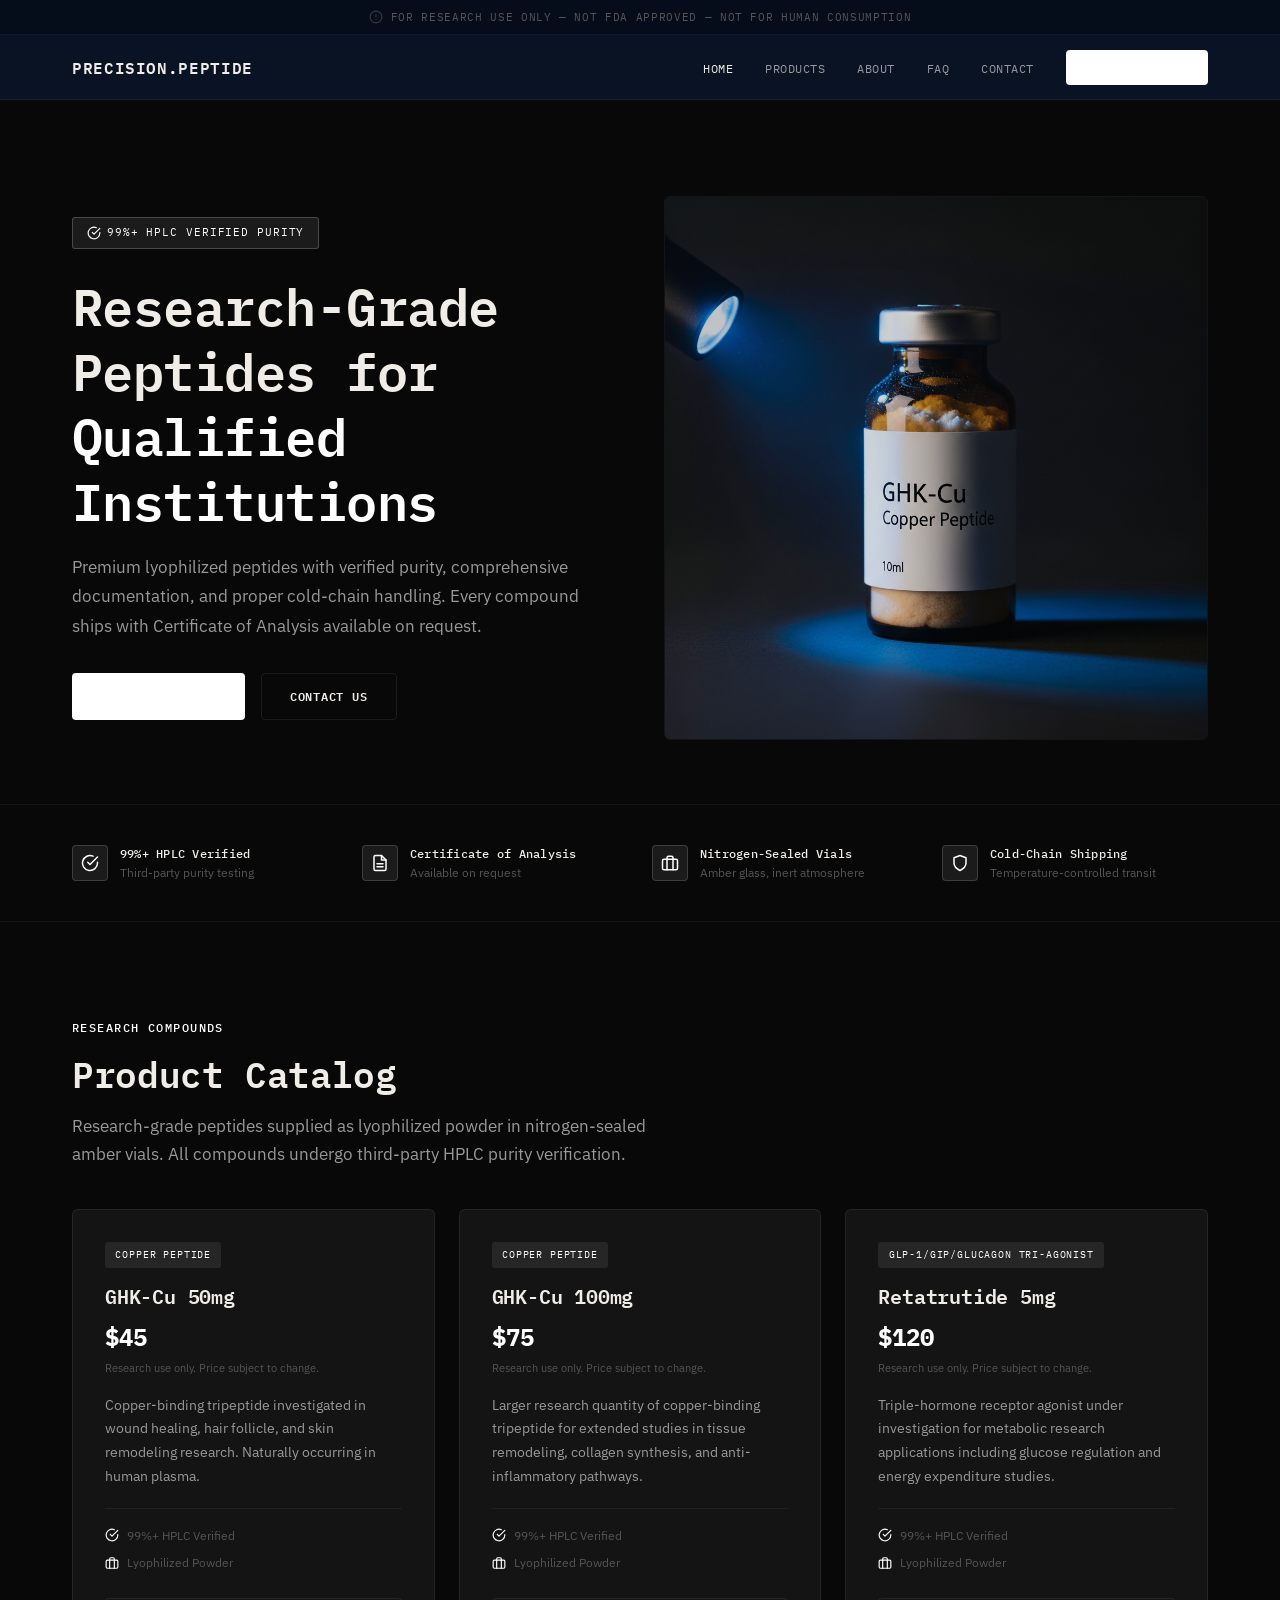
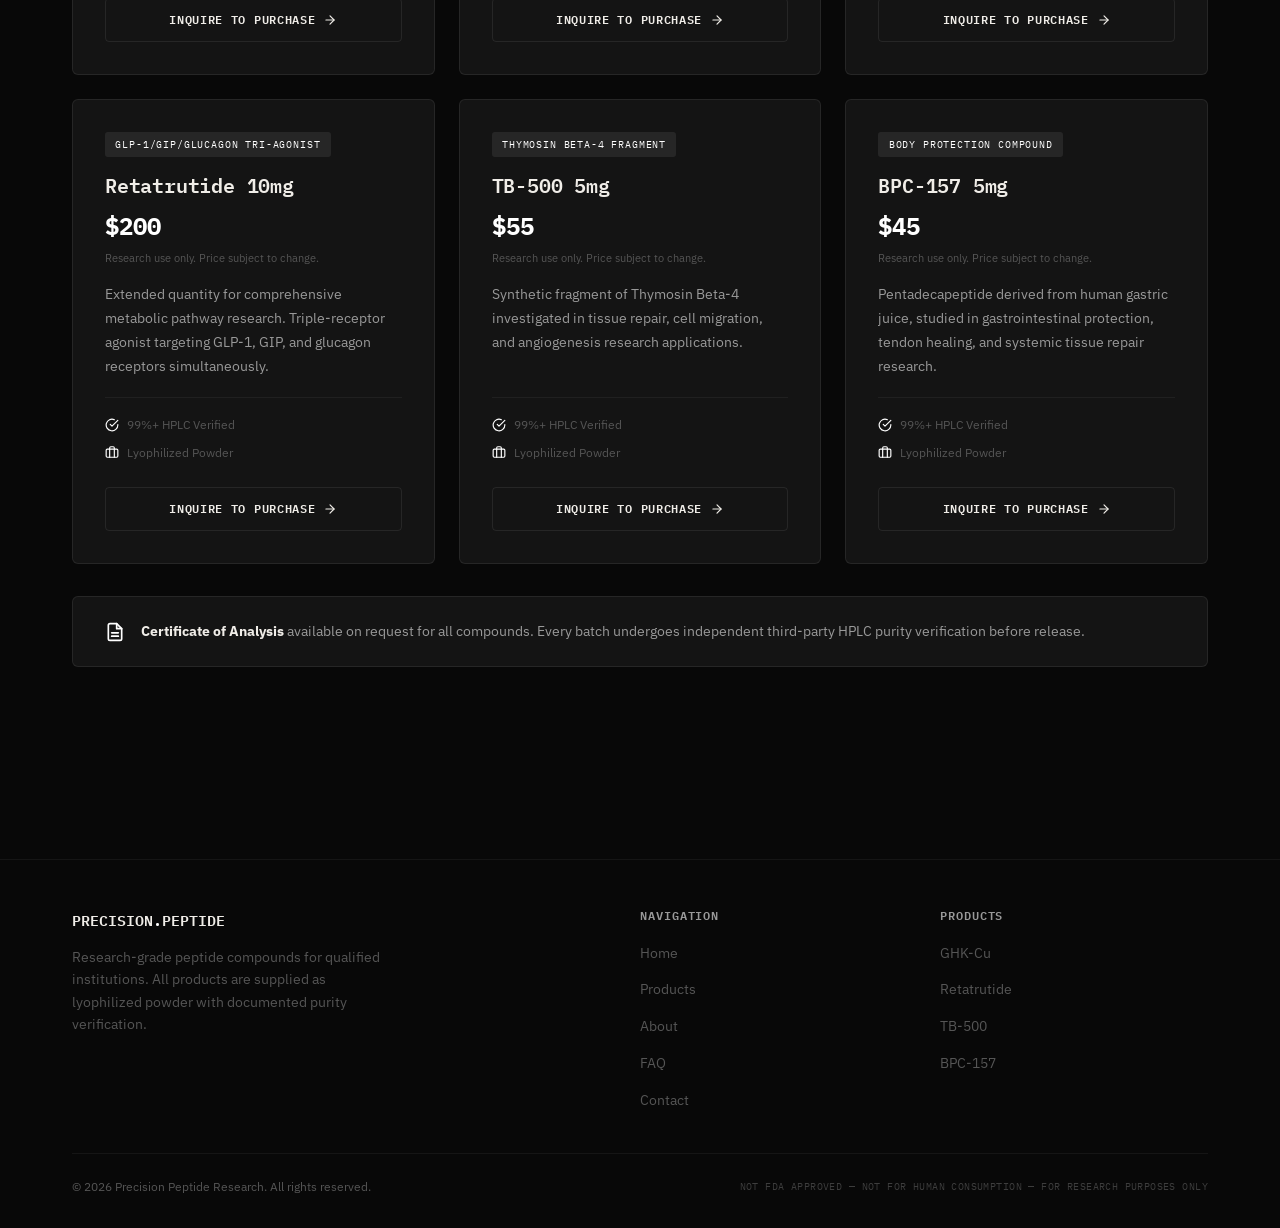
<file: index.html>
<!DOCTYPE html>
<html lang="en">
<head>
  <meta charset="UTF-8">
  <meta name="viewport" content="width=device-width, initial-scale=1.0">
  <title>Precision Peptide Research | Premium Research-Grade Peptides</title>
  <meta name="description" content="Premium research-grade peptides with 99%+ HPLC verified purity. GHK-Cu, Retatrutide, TB-500, BPC-157 for qualified research institutions. Certificate of Analysis available.">
  <meta property="og:title" content="Precision Peptide Research | Premium Research-Grade Peptides">
  <meta property="og:description" content="Premium research-grade peptides with 99%+ HPLC verified purity. For qualified research institutions only.">
  <meta property="og:type" content="website">
  <meta property="og:url" content="https://oh-ashen-one.github.io/peptide-research/">
  <meta property="og:image" content="https://oh-ashen-one.github.io/peptide-research/assets/products/ghkcu.jpg">
  <link rel="canonical" href="https://oh-ashen-one.github.io/peptide-research/">
  <link rel="preconnect" href="https://fonts.googleapis.com">
  <link rel="preconnect" href="https://fonts.gstatic.com" crossorigin>
  <link href="https://fonts.googleapis.com/css2?family=IBM+Plex+Mono:wght@400;500;600;700&family=IBM+Plex+Sans:wght@400;500;600&display=swap" rel="stylesheet">
  <link rel="stylesheet" href="assets/css/style.css">
  <script type="application/ld+json">
  {
    "@context": "https://schema.org",
    "@type": "LocalBusiness",
    "name": "Precision Peptide Research",
    "description": "Premium research-grade peptide supplier with 99%+ HPLC verified purity standards.",
    "url": "https://oh-ashen-one.github.io/peptide-research/",
    "image": "https://oh-ashen-one.github.io/peptide-research/assets/products/ghkcu.jpg",
    "priceRange": "$45-$200",
    "knowsAbout": ["Research Peptides", "GHK-Cu", "BPC-157", "TB-500", "Retatrutide"]
  }
  </script>
</head>
<body>

  <!-- Disclaimer Banner -->
  <div class="disclaimer-banner">
    <div class="container">
      <svg xmlns="http://www.w3.org/2000/svg" viewBox="0 0 24 24" fill="none" stroke="currentColor" stroke-width="2" stroke-linecap="round" stroke-linejoin="round"><circle cx="12" cy="12" r="10"/><line x1="12" y1="8" x2="12" y2="12"/><line x1="12" y1="16" x2="12.01" y2="16"/></svg>
      <span>FOR RESEARCH USE ONLY &mdash; NOT FDA APPROVED &mdash; NOT FOR HUMAN CONSUMPTION</span>
    </div>
  </div>

  <!-- Navigation -->
  <nav class="nav">
    <div class="container">
      <a href="index.html" class="nav-brand">PRECISION<span>.</span>PEPTIDE</a>
      <ul class="nav-links" id="navLinks">
        <li><a href="index.html" class="active">Home</a></li>
        <li><a href="products.html">Products</a></li>
        <li><a href="about.html">About</a></li>
        <li><a href="faq.html">FAQ</a></li>
        <li><a href="contact.html">Contact</a></li>
        <li><a href="contact.html" class="nav-cta">Inquire Now <svg xmlns="http://www.w3.org/2000/svg" viewBox="0 0 24 24" fill="none" stroke="currentColor" stroke-width="2" stroke-linecap="round" stroke-linejoin="round" width="14" height="14"><line x1="5" y1="12" x2="19" y2="12"/><polyline points="12 5 19 12 12 19"/></svg></a></li>
      </ul>
      <button class="nav-toggle" onclick="document.getElementById('navLinks').classList.toggle('open')" aria-label="Toggle navigation">
        <svg xmlns="http://www.w3.org/2000/svg" viewBox="0 0 24 24" fill="none" stroke="currentColor" stroke-width="2" stroke-linecap="round" stroke-linejoin="round"><line x1="3" y1="6" x2="21" y2="6"/><line x1="3" y1="12" x2="21" y2="12"/><line x1="3" y1="18" x2="21" y2="18"/></svg>
      </button>
    </div>
  </nav>

  <!-- Hero -->
  <section class="hero">
    <div class="container">
      <div class="hero-grid">
        <div class="hero-content">
          <div class="hero-badge">
            <svg xmlns="http://www.w3.org/2000/svg" viewBox="0 0 24 24" fill="none" stroke="currentColor" stroke-width="2" stroke-linecap="round" stroke-linejoin="round"><path d="M22 11.08V12a10 10 0 1 1-5.93-9.14"/><polyline points="22 4 12 14.01 9 11.01"/></svg>
            99%+ HPLC Verified Purity
          </div>
          <h1>Research-Grade Peptides for <em>Qualified Institutions</em></h1>
          <p class="hero-desc">Premium lyophilized peptides with verified purity, comprehensive documentation, and proper cold-chain handling. Every compound ships with Certificate of Analysis available on request.</p>
          <div class="hero-actions">
            <a href="products.html" class="btn btn-primary">View Catalog <svg xmlns="http://www.w3.org/2000/svg" viewBox="0 0 24 24" fill="none" stroke="currentColor" stroke-width="2" stroke-linecap="round" stroke-linejoin="round"><line x1="5" y1="12" x2="19" y2="12"/><polyline points="12 5 19 12 12 19"/></svg></a>
            <a href="contact.html" class="btn btn-outline">Contact Us</a>
          </div>
        </div>
        <div class="hero-image">
          <img src="assets/products/ghkcu.jpg" alt="Scientific laboratory with peptide research vials under controlled lighting" width="600" height="400" loading="eager">
        </div>
      </div>
    </div>
  </section>

  <!-- Trust Bar -->
  <section class="trust-bar">
    <div class="container">
      <div class="trust-items">
        <div class="trust-item">
          <div class="trust-icon">
            <svg xmlns="http://www.w3.org/2000/svg" viewBox="0 0 24 24" fill="none" stroke="currentColor" stroke-width="2" stroke-linecap="round" stroke-linejoin="round"><path d="M22 11.08V12a10 10 0 1 1-5.93-9.14"/><polyline points="22 4 12 14.01 9 11.01"/></svg>
          </div>
          <div>
            <div class="trust-label">99%+ HPLC Verified</div>
            <div class="trust-sublabel">Third-party purity testing</div>
          </div>
        </div>
        <div class="trust-item">
          <div class="trust-icon">
            <svg xmlns="http://www.w3.org/2000/svg" viewBox="0 0 24 24" fill="none" stroke="currentColor" stroke-width="2" stroke-linecap="round" stroke-linejoin="round"><path d="M14 2H6a2 2 0 0 0-2 2v16a2 2 0 0 0 2 2h12a2 2 0 0 0 2-2V8z"/><polyline points="14 2 14 8 20 8"/><line x1="16" y1="13" x2="8" y2="13"/><line x1="16" y1="17" x2="8" y2="17"/></svg>
          </div>
          <div>
            <div class="trust-label">Certificate of Analysis</div>
            <div class="trust-sublabel">Available on request</div>
          </div>
        </div>
        <div class="trust-item">
          <div class="trust-icon">
            <svg xmlns="http://www.w3.org/2000/svg" viewBox="0 0 24 24" fill="none" stroke="currentColor" stroke-width="2" stroke-linecap="round" stroke-linejoin="round"><rect x="2" y="7" width="20" height="14" rx="2" ry="2"/><path d="M16 21V5a2 2 0 0 0-2-2h-4a2 2 0 0 0-2 2v16"/></svg>
          </div>
          <div>
            <div class="trust-label">Nitrogen-Sealed Vials</div>
            <div class="trust-sublabel">Amber glass, inert atmosphere</div>
          </div>
        </div>
        <div class="trust-item">
          <div class="trust-icon">
            <svg xmlns="http://www.w3.org/2000/svg" viewBox="0 0 24 24" fill="none" stroke="currentColor" stroke-width="2" stroke-linecap="round" stroke-linejoin="round"><path d="M12 22s8-4 8-10V5l-8-3-8 3v7c0 6 8 10 8 10z"/></svg>
          </div>
          <div>
            <div class="trust-label">Cold-Chain Shipping</div>
            <div class="trust-sublabel">Temperature-controlled transit</div>
          </div>
        </div>
      </div>
    </div>
  </section>

  <!-- Products Overview -->
  <section class="section">
    <div class="container">
      <div class="section-label">Research Compounds</div>
      <h2 class="section-title">Product Catalog</h2>
      <p class="section-subtitle" style="margin-bottom: 2.5rem;">Research-grade peptides supplied as lyophilized powder in nitrogen-sealed amber vials. All compounds undergo third-party HPLC purity verification.</p>

      <div class="products-grid">
        <!-- GHK-Cu 50mg -->
        <div class="product-card">
          <span class="product-tag">Copper Peptide</span>
          <h3 class="product-name">GHK-Cu 50mg</h3>
          <div class="product-price">$45</div>
          <div class="product-price-note">Research use only. Price subject to change.</div>
          <p class="product-desc">Copper-binding tripeptide investigated in wound healing, hair follicle, and skin remodeling research. Naturally occurring in human plasma.</p>
          <div class="product-meta">
            <div class="product-meta-item">
              <svg xmlns="http://www.w3.org/2000/svg" viewBox="0 0 24 24" fill="none" stroke="currentColor" stroke-width="2" stroke-linecap="round" stroke-linejoin="round"><path d="M22 11.08V12a10 10 0 1 1-5.93-9.14"/><polyline points="22 4 12 14.01 9 11.01"/></svg>
              99%+ HPLC Verified
            </div>
            <div class="product-meta-item">
              <svg xmlns="http://www.w3.org/2000/svg" viewBox="0 0 24 24" fill="none" stroke="currentColor" stroke-width="2" stroke-linecap="round" stroke-linejoin="round"><rect x="2" y="7" width="20" height="14" rx="2" ry="2"/><path d="M16 21V5a2 2 0 0 0-2-2h-4a2 2 0 0 0-2 2v16"/></svg>
              Lyophilized Powder
            </div>
          </div>
          <a href="contact.html" class="product-cta">Inquire to Purchase <svg xmlns="http://www.w3.org/2000/svg" viewBox="0 0 24 24" fill="none" stroke="currentColor" stroke-width="2" stroke-linecap="round" stroke-linejoin="round"><line x1="5" y1="12" x2="19" y2="12"/><polyline points="12 5 19 12 12 19"/></svg></a>
        </div>

        <!-- GHK-Cu 100mg -->
        <div class="product-card">
          <span class="product-tag">Copper Peptide</span>
          <h3 class="product-name">GHK-Cu 100mg</h3>
          <div class="product-price">$75</div>
          <div class="product-price-note">Research use only. Price subject to change.</div>
          <p class="product-desc">Larger research quantity of copper-binding tripeptide for extended studies in tissue remodeling, collagen synthesis, and anti-inflammatory pathways.</p>
          <div class="product-meta">
            <div class="product-meta-item">
              <svg xmlns="http://www.w3.org/2000/svg" viewBox="0 0 24 24" fill="none" stroke="currentColor" stroke-width="2" stroke-linecap="round" stroke-linejoin="round"><path d="M22 11.08V12a10 10 0 1 1-5.93-9.14"/><polyline points="22 4 12 14.01 9 11.01"/></svg>
              99%+ HPLC Verified
            </div>
            <div class="product-meta-item">
              <svg xmlns="http://www.w3.org/2000/svg" viewBox="0 0 24 24" fill="none" stroke="currentColor" stroke-width="2" stroke-linecap="round" stroke-linejoin="round"><rect x="2" y="7" width="20" height="14" rx="2" ry="2"/><path d="M16 21V5a2 2 0 0 0-2-2h-4a2 2 0 0 0-2 2v16"/></svg>
              Lyophilized Powder
            </div>
          </div>
          <a href="contact.html" class="product-cta">Inquire to Purchase <svg xmlns="http://www.w3.org/2000/svg" viewBox="0 0 24 24" fill="none" stroke="currentColor" stroke-width="2" stroke-linecap="round" stroke-linejoin="round"><line x1="5" y1="12" x2="19" y2="12"/><polyline points="12 5 19 12 12 19"/></svg></a>
        </div>

        <!-- Retatrutide 5mg -->
        <div class="product-card">
          <span class="product-tag">GLP-1/GIP/Glucagon Tri-Agonist</span>
          <h3 class="product-name">Retatrutide 5mg</h3>
          <div class="product-price">$120</div>
          <div class="product-price-note">Research use only. Price subject to change.</div>
          <p class="product-desc">Triple-hormone receptor agonist under investigation for metabolic research applications including glucose regulation and energy expenditure studies.</p>
          <div class="product-meta">
            <div class="product-meta-item">
              <svg xmlns="http://www.w3.org/2000/svg" viewBox="0 0 24 24" fill="none" stroke="currentColor" stroke-width="2" stroke-linecap="round" stroke-linejoin="round"><path d="M22 11.08V12a10 10 0 1 1-5.93-9.14"/><polyline points="22 4 12 14.01 9 11.01"/></svg>
              99%+ HPLC Verified
            </div>
            <div class="product-meta-item">
              <svg xmlns="http://www.w3.org/2000/svg" viewBox="0 0 24 24" fill="none" stroke="currentColor" stroke-width="2" stroke-linecap="round" stroke-linejoin="round"><rect x="2" y="7" width="20" height="14" rx="2" ry="2"/><path d="M16 21V5a2 2 0 0 0-2-2h-4a2 2 0 0 0-2 2v16"/></svg>
              Lyophilized Powder
            </div>
          </div>
          <a href="contact.html" class="product-cta">Inquire to Purchase <svg xmlns="http://www.w3.org/2000/svg" viewBox="0 0 24 24" fill="none" stroke="currentColor" stroke-width="2" stroke-linecap="round" stroke-linejoin="round"><line x1="5" y1="12" x2="19" y2="12"/><polyline points="12 5 19 12 12 19"/></svg></a>
        </div>

        <!-- Retatrutide 10mg -->
        <div class="product-card">
          <span class="product-tag">GLP-1/GIP/Glucagon Tri-Agonist</span>
          <h3 class="product-name">Retatrutide 10mg</h3>
          <div class="product-price">$200</div>
          <div class="product-price-note">Research use only. Price subject to change.</div>
          <p class="product-desc">Extended quantity for comprehensive metabolic pathway research. Triple-receptor agonist targeting GLP-1, GIP, and glucagon receptors simultaneously.</p>
          <div class="product-meta">
            <div class="product-meta-item">
              <svg xmlns="http://www.w3.org/2000/svg" viewBox="0 0 24 24" fill="none" stroke="currentColor" stroke-width="2" stroke-linecap="round" stroke-linejoin="round"><path d="M22 11.08V12a10 10 0 1 1-5.93-9.14"/><polyline points="22 4 12 14.01 9 11.01"/></svg>
              99%+ HPLC Verified
            </div>
            <div class="product-meta-item">
              <svg xmlns="http://www.w3.org/2000/svg" viewBox="0 0 24 24" fill="none" stroke="currentColor" stroke-width="2" stroke-linecap="round" stroke-linejoin="round"><rect x="2" y="7" width="20" height="14" rx="2" ry="2"/><path d="M16 21V5a2 2 0 0 0-2-2h-4a2 2 0 0 0-2 2v16"/></svg>
              Lyophilized Powder
            </div>
          </div>
          <a href="contact.html" class="product-cta">Inquire to Purchase <svg xmlns="http://www.w3.org/2000/svg" viewBox="0 0 24 24" fill="none" stroke="currentColor" stroke-width="2" stroke-linecap="round" stroke-linejoin="round"><line x1="5" y1="12" x2="19" y2="12"/><polyline points="12 5 19 12 12 19"/></svg></a>
        </div>

        <!-- TB-500 5mg -->
        <div class="product-card">
          <span class="product-tag">Thymosin Beta-4 Fragment</span>
          <h3 class="product-name">TB-500 5mg</h3>
          <div class="product-price">$55</div>
          <div class="product-price-note">Research use only. Price subject to change.</div>
          <p class="product-desc">Synthetic fragment of Thymosin Beta-4 investigated in tissue repair, cell migration, and angiogenesis research applications.</p>
          <div class="product-meta">
            <div class="product-meta-item">
              <svg xmlns="http://www.w3.org/2000/svg" viewBox="0 0 24 24" fill="none" stroke="currentColor" stroke-width="2" stroke-linecap="round" stroke-linejoin="round"><path d="M22 11.08V12a10 10 0 1 1-5.93-9.14"/><polyline points="22 4 12 14.01 9 11.01"/></svg>
              99%+ HPLC Verified
            </div>
            <div class="product-meta-item">
              <svg xmlns="http://www.w3.org/2000/svg" viewBox="0 0 24 24" fill="none" stroke="currentColor" stroke-width="2" stroke-linecap="round" stroke-linejoin="round"><rect x="2" y="7" width="20" height="14" rx="2" ry="2"/><path d="M16 21V5a2 2 0 0 0-2-2h-4a2 2 0 0 0-2 2v16"/></svg>
              Lyophilized Powder
            </div>
          </div>
          <a href="contact.html" class="product-cta">Inquire to Purchase <svg xmlns="http://www.w3.org/2000/svg" viewBox="0 0 24 24" fill="none" stroke="currentColor" stroke-width="2" stroke-linecap="round" stroke-linejoin="round"><line x1="5" y1="12" x2="19" y2="12"/><polyline points="12 5 19 12 12 19"/></svg></a>
        </div>

        <!-- BPC-157 5mg -->
        <div class="product-card">
          <span class="product-tag">Body Protection Compound</span>
          <h3 class="product-name">BPC-157 5mg</h3>
          <div class="product-price">$45</div>
          <div class="product-price-note">Research use only. Price subject to change.</div>
          <p class="product-desc">Pentadecapeptide derived from human gastric juice, studied in gastrointestinal protection, tendon healing, and systemic tissue repair research.</p>
          <div class="product-meta">
            <div class="product-meta-item">
              <svg xmlns="http://www.w3.org/2000/svg" viewBox="0 0 24 24" fill="none" stroke="currentColor" stroke-width="2" stroke-linecap="round" stroke-linejoin="round"><path d="M22 11.08V12a10 10 0 1 1-5.93-9.14"/><polyline points="22 4 12 14.01 9 11.01"/></svg>
              99%+ HPLC Verified
            </div>
            <div class="product-meta-item">
              <svg xmlns="http://www.w3.org/2000/svg" viewBox="0 0 24 24" fill="none" stroke="currentColor" stroke-width="2" stroke-linecap="round" stroke-linejoin="round"><rect x="2" y="7" width="20" height="14" rx="2" ry="2"/><path d="M16 21V5a2 2 0 0 0-2-2h-4a2 2 0 0 0-2 2v16"/></svg>
              Lyophilized Powder
            </div>
          </div>
          <a href="contact.html" class="product-cta">Inquire to Purchase <svg xmlns="http://www.w3.org/2000/svg" viewBox="0 0 24 24" fill="none" stroke="currentColor" stroke-width="2" stroke-linecap="round" stroke-linejoin="round"><line x1="5" y1="12" x2="19" y2="12"/><polyline points="12 5 19 12 12 19"/></svg></a>
        </div>
      </div>

      <div class="coa-banner">
        <svg xmlns="http://www.w3.org/2000/svg" viewBox="0 0 24 24" fill="none" stroke="currentColor" stroke-width="2" stroke-linecap="round" stroke-linejoin="round"><path d="M14 2H6a2 2 0 0 0-2 2v16a2 2 0 0 0 2 2h12a2 2 0 0 0 2-2V8z"/><polyline points="14 2 14 8 20 8"/><line x1="16" y1="13" x2="8" y2="13"/><line x1="16" y1="17" x2="8" y2="17"/></svg>
        <p><strong>Certificate of Analysis</strong> available on request for all compounds. Every batch undergoes independent third-party HPLC purity verification before release.</p>
      </div>
    </div>
  </section>

  <!-- Footer -->
  <footer class="footer">
    <div class="container">
      <div class="footer-grid">
        <div>
          <div class="footer-brand">PRECISION<span>.</span>PEPTIDE</div>
          <p class="footer-desc">Research-grade peptide compounds for qualified institutions. All products are supplied as lyophilized powder with documented purity verification.</p>
        </div>
        <div>
          <h4>Navigation</h4>
          <ul class="footer-links">
            <li><a href="index.html">Home</a></li>
            <li><a href="products.html">Products</a></li>
            <li><a href="about.html">About</a></li>
            <li><a href="faq.html">FAQ</a></li>
            <li><a href="contact.html">Contact</a></li>
          </ul>
        </div>
        <div>
          <h4>Products</h4>
          <ul class="footer-links">
            <li><a href="products.html">GHK-Cu</a></li>
            <li><a href="products.html">Retatrutide</a></li>
            <li><a href="products.html">TB-500</a></li>
            <li><a href="products.html">BPC-157</a></li>
          </ul>
        </div>
      </div>
      <div class="footer-bottom">
        <div class="footer-legal">&copy; 2026 Precision Peptide Research. All rights reserved.</div>
        <div class="footer-disclaimer">NOT FDA APPROVED &mdash; NOT FOR HUMAN CONSUMPTION &mdash; FOR RESEARCH PURPOSES ONLY</div>
      </div>
    </div>
  </footer>

</body>
</html>
</file>
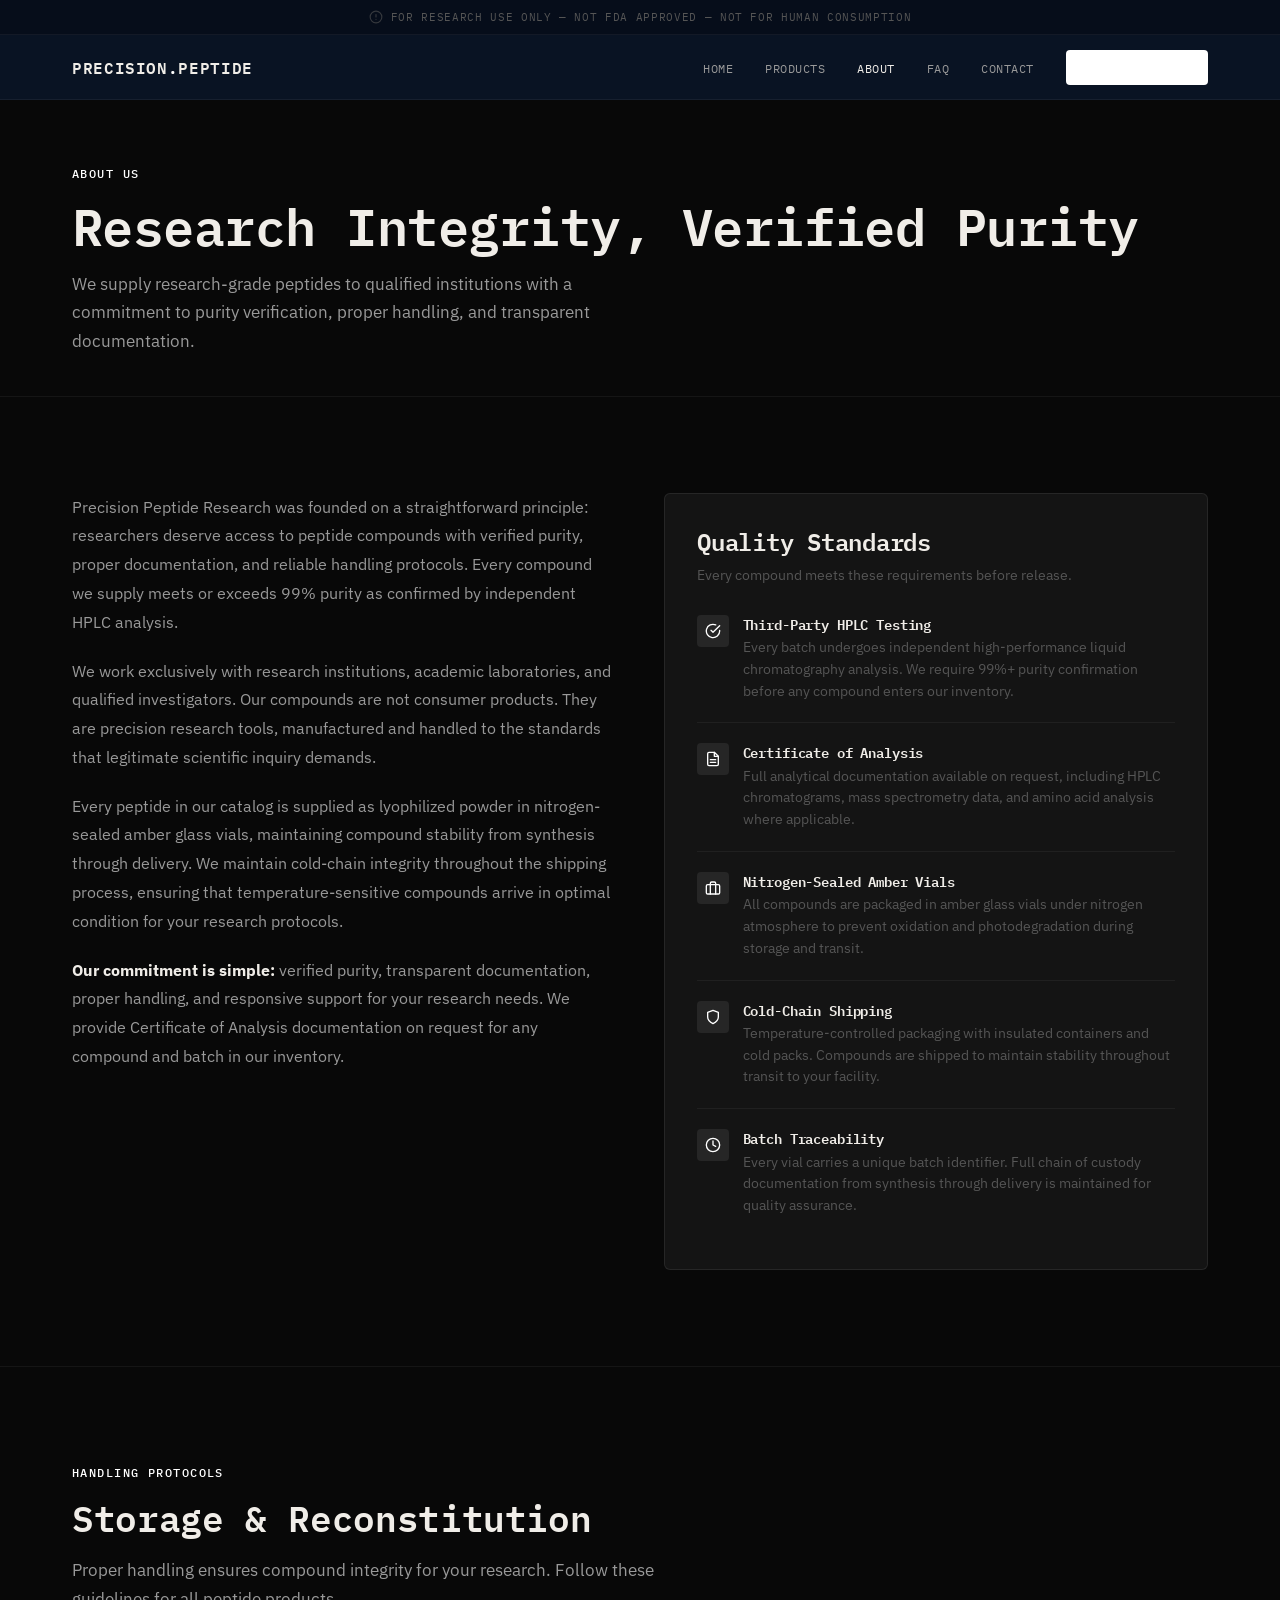
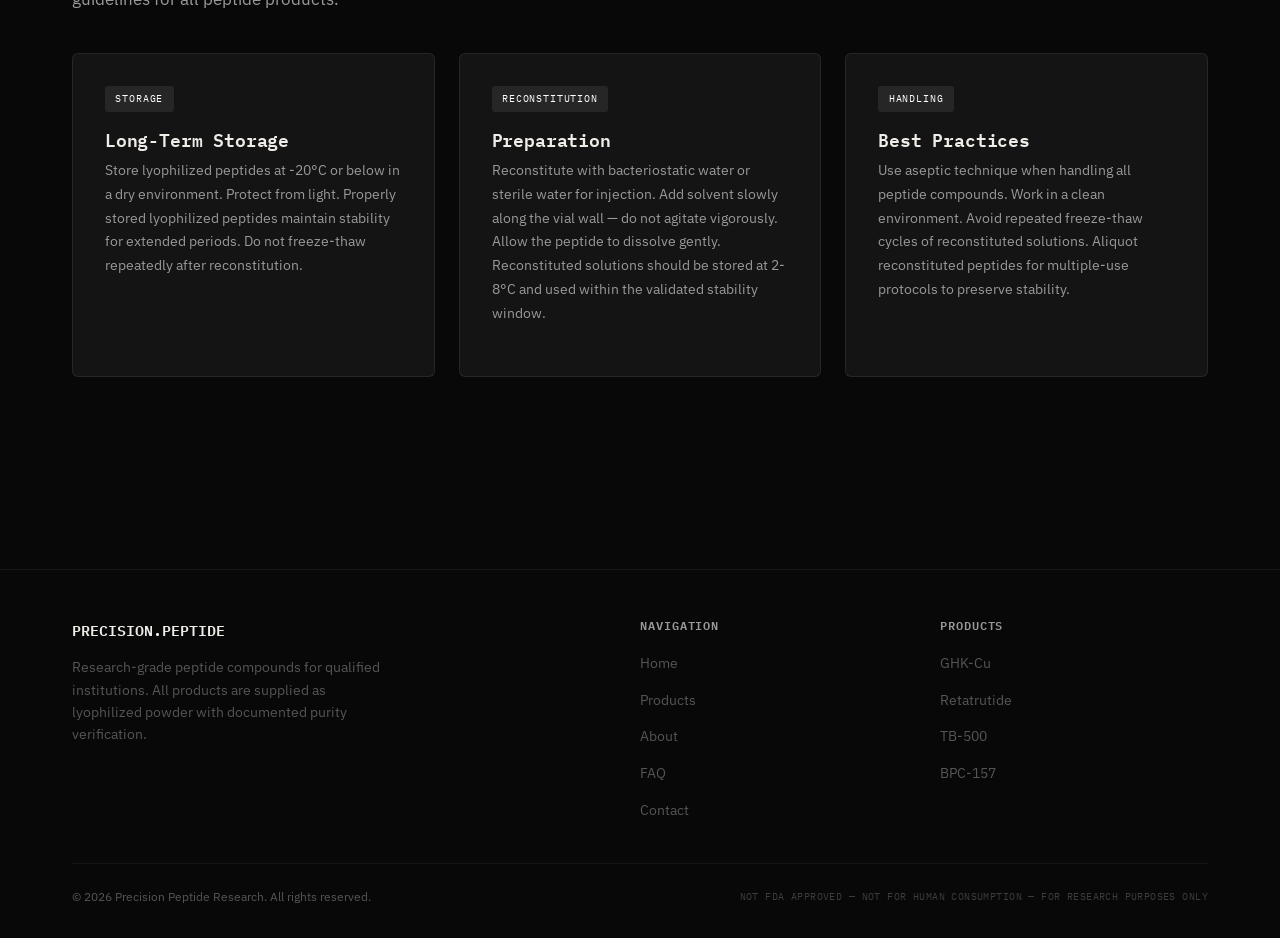
<file: about.html>
<!DOCTYPE html>
<html lang="en">
<head>
  <meta charset="UTF-8">
  <meta name="viewport" content="width=device-width, initial-scale=1.0">
  <title>About Us | Precision Peptide Research</title>
  <meta name="description" content="Precision Peptide Research is committed to supplying research-grade peptides with 99%+ HPLC verified purity, proper cold-chain handling, and comprehensive documentation.">
  <meta property="og:title" content="About Us | Precision Peptide Research">
  <meta property="og:description" content="Research-grade peptide supplier committed to purity, documentation, and scientific integrity.">
  <meta property="og:type" content="website">
  <meta property="og:url" content="https://oh-ashen-one.github.io/peptide-research/about.html">
  <link rel="canonical" href="https://oh-ashen-one.github.io/peptide-research/about.html">
  <link rel="preconnect" href="https://fonts.googleapis.com">
  <link rel="preconnect" href="https://fonts.gstatic.com" crossorigin>
  <link href="https://fonts.googleapis.com/css2?family=IBM+Plex+Mono:wght@400;500;600;700&family=IBM+Plex+Sans:wght@400;500;600&display=swap" rel="stylesheet">
  <link rel="stylesheet" href="assets/css/style.css">
</head>
<body>

  <!-- Disclaimer Banner -->
  <div class="disclaimer-banner">
    <div class="container">
      <svg xmlns="http://www.w3.org/2000/svg" viewBox="0 0 24 24" fill="none" stroke="currentColor" stroke-width="2" stroke-linecap="round" stroke-linejoin="round"><circle cx="12" cy="12" r="10"/><line x1="12" y1="8" x2="12" y2="12"/><line x1="12" y1="16" x2="12.01" y2="16"/></svg>
      <span>FOR RESEARCH USE ONLY &mdash; NOT FDA APPROVED &mdash; NOT FOR HUMAN CONSUMPTION</span>
    </div>
  </div>

  <!-- Navigation -->
  <nav class="nav">
    <div class="container">
      <a href="index.html" class="nav-brand">PRECISION<span>.</span>PEPTIDE</a>
      <ul class="nav-links" id="navLinks">
        <li><a href="index.html">Home</a></li>
        <li><a href="products.html">Products</a></li>
        <li><a href="about.html" class="active">About</a></li>
        <li><a href="faq.html">FAQ</a></li>
        <li><a href="contact.html">Contact</a></li>
        <li><a href="contact.html" class="nav-cta">Inquire Now <svg xmlns="http://www.w3.org/2000/svg" viewBox="0 0 24 24" fill="none" stroke="currentColor" stroke-width="2" stroke-linecap="round" stroke-linejoin="round" width="14" height="14"><line x1="5" y1="12" x2="19" y2="12"/><polyline points="12 5 19 12 12 19"/></svg></a></li>
      </ul>
      <button class="nav-toggle" onclick="document.getElementById('navLinks').classList.toggle('open')" aria-label="Toggle navigation">
        <svg xmlns="http://www.w3.org/2000/svg" viewBox="0 0 24 24" fill="none" stroke="currentColor" stroke-width="2" stroke-linecap="round" stroke-linejoin="round"><line x1="3" y1="6" x2="21" y2="6"/><line x1="3" y1="12" x2="21" y2="12"/><line x1="3" y1="18" x2="21" y2="18"/></svg>
      </button>
    </div>
  </nav>

  <!-- Page Header -->
  <section class="page-header">
    <div class="container">
      <div class="section-label">About Us</div>
      <h1>Research Integrity, Verified Purity</h1>
      <p class="section-subtitle">We supply research-grade peptides to qualified institutions with a commitment to purity verification, proper handling, and transparent documentation.</p>
    </div>
  </section>

  <!-- About Content -->
  <section class="section">
    <div class="container">
      <div class="about-grid">
        <div class="about-text">
          <p>Precision Peptide Research was founded on a straightforward principle: researchers deserve access to peptide compounds with verified purity, proper documentation, and reliable handling protocols. Every compound we supply meets or exceeds 99% purity as confirmed by independent HPLC analysis.</p>

          <p>We work exclusively with research institutions, academic laboratories, and qualified investigators. Our compounds are not consumer products. They are precision research tools, manufactured and handled to the standards that legitimate scientific inquiry demands.</p>

          <p>Every peptide in our catalog is supplied as lyophilized powder in nitrogen-sealed amber glass vials, maintaining compound stability from synthesis through delivery. We maintain cold-chain integrity throughout the shipping process, ensuring that temperature-sensitive compounds arrive in optimal condition for your research protocols.</p>

          <p><strong>Our commitment is simple:</strong> verified purity, transparent documentation, proper handling, and responsive support for your research needs. We provide Certificate of Analysis documentation on request for any compound and batch in our inventory.</p>
        </div>

        <div class="quality-card">
          <h3 style="margin-bottom: 0.5rem;">Quality Standards</h3>
          <p style="color: var(--text-muted); font-size: 0.85rem; margin-bottom: 0.5rem;">Every compound meets these requirements before release.</p>

          <div class="quality-item">
            <div class="quality-icon">
              <svg xmlns="http://www.w3.org/2000/svg" viewBox="0 0 24 24" fill="none" stroke="currentColor" stroke-width="2" stroke-linecap="round" stroke-linejoin="round"><path d="M22 11.08V12a10 10 0 1 1-5.93-9.14"/><polyline points="22 4 12 14.01 9 11.01"/></svg>
            </div>
            <div>
              <h4>Third-Party HPLC Testing</h4>
              <p>Every batch undergoes independent high-performance liquid chromatography analysis. We require 99%+ purity confirmation before any compound enters our inventory.</p>
            </div>
          </div>

          <div class="quality-item">
            <div class="quality-icon">
              <svg xmlns="http://www.w3.org/2000/svg" viewBox="0 0 24 24" fill="none" stroke="currentColor" stroke-width="2" stroke-linecap="round" stroke-linejoin="round"><path d="M14 2H6a2 2 0 0 0-2 2v16a2 2 0 0 0 2 2h12a2 2 0 0 0 2-2V8z"/><polyline points="14 2 14 8 20 8"/><line x1="16" y1="13" x2="8" y2="13"/><line x1="16" y1="17" x2="8" y2="17"/></svg>
            </div>
            <div>
              <h4>Certificate of Analysis</h4>
              <p>Full analytical documentation available on request, including HPLC chromatograms, mass spectrometry data, and amino acid analysis where applicable.</p>
            </div>
          </div>

          <div class="quality-item">
            <div class="quality-icon">
              <svg xmlns="http://www.w3.org/2000/svg" viewBox="0 0 24 24" fill="none" stroke="currentColor" stroke-width="2" stroke-linecap="round" stroke-linejoin="round"><rect x="2" y="7" width="20" height="14" rx="2" ry="2"/><path d="M16 21V5a2 2 0 0 0-2-2h-4a2 2 0 0 0-2 2v16"/></svg>
            </div>
            <div>
              <h4>Nitrogen-Sealed Amber Vials</h4>
              <p>All compounds are packaged in amber glass vials under nitrogen atmosphere to prevent oxidation and photodegradation during storage and transit.</p>
            </div>
          </div>

          <div class="quality-item">
            <div class="quality-icon">
              <svg xmlns="http://www.w3.org/2000/svg" viewBox="0 0 24 24" fill="none" stroke="currentColor" stroke-width="2" stroke-linecap="round" stroke-linejoin="round"><path d="M12 22s8-4 8-10V5l-8-3-8 3v7c0 6 8 10 8 10z"/></svg>
            </div>
            <div>
              <h4>Cold-Chain Shipping</h4>
              <p>Temperature-controlled packaging with insulated containers and cold packs. Compounds are shipped to maintain stability throughout transit to your facility.</p>
            </div>
          </div>

          <div class="quality-item">
            <div class="quality-icon">
              <svg xmlns="http://www.w3.org/2000/svg" viewBox="0 0 24 24" fill="none" stroke="currentColor" stroke-width="2" stroke-linecap="round" stroke-linejoin="round"><circle cx="12" cy="12" r="10"/><polyline points="12 6 12 12 16 14"/></svg>
            </div>
            <div>
              <h4>Batch Traceability</h4>
              <p>Every vial carries a unique batch identifier. Full chain of custody documentation from synthesis through delivery is maintained for quality assurance.</p>
            </div>
          </div>
        </div>
      </div>
    </div>
  </section>

  <!-- Handling Protocols -->
  <hr class="divider">
  <section class="section">
    <div class="container">
      <div class="section-label">Handling Protocols</div>
      <h2 class="section-title">Storage &amp; Reconstitution</h2>
      <p class="section-subtitle" style="margin-bottom: 2.5rem;">Proper handling ensures compound integrity for your research. Follow these guidelines for all peptide products.</p>

      <div class="products-grid" style="grid-template-columns: repeat(3, 1fr);">
        <div class="product-card" style="animation-delay: 0.05s;">
          <span class="product-tag">Storage</span>
          <h3 class="product-name" style="font-size: 1.1rem;">Long-Term Storage</h3>
          <p class="product-desc">Store lyophilized peptides at -20&deg;C or below in a dry environment. Protect from light. Properly stored lyophilized peptides maintain stability for extended periods. Do not freeze-thaw repeatedly after reconstitution.</p>
        </div>
        <div class="product-card" style="animation-delay: 0.1s;">
          <span class="product-tag">Reconstitution</span>
          <h3 class="product-name" style="font-size: 1.1rem;">Preparation</h3>
          <p class="product-desc">Reconstitute with bacteriostatic water or sterile water for injection. Add solvent slowly along the vial wall — do not agitate vigorously. Allow the peptide to dissolve gently. Reconstituted solutions should be stored at 2-8&deg;C and used within the validated stability window.</p>
        </div>
        <div class="product-card" style="animation-delay: 0.15s;">
          <span class="product-tag">Handling</span>
          <h3 class="product-name" style="font-size: 1.1rem;">Best Practices</h3>
          <p class="product-desc">Use aseptic technique when handling all peptide compounds. Work in a clean environment. Avoid repeated freeze-thaw cycles of reconstituted solutions. Aliquot reconstituted peptides for multiple-use protocols to preserve stability.</p>
        </div>
      </div>
    </div>
  </section>

  <!-- Footer -->
  <footer class="footer">
    <div class="container">
      <div class="footer-grid">
        <div>
          <div class="footer-brand">PRECISION<span>.</span>PEPTIDE</div>
          <p class="footer-desc">Research-grade peptide compounds for qualified institutions. All products are supplied as lyophilized powder with documented purity verification.</p>
        </div>
        <div>
          <h4>Navigation</h4>
          <ul class="footer-links">
            <li><a href="index.html">Home</a></li>
            <li><a href="products.html">Products</a></li>
            <li><a href="about.html">About</a></li>
            <li><a href="faq.html">FAQ</a></li>
            <li><a href="contact.html">Contact</a></li>
          </ul>
        </div>
        <div>
          <h4>Products</h4>
          <ul class="footer-links">
            <li><a href="products.html">GHK-Cu</a></li>
            <li><a href="products.html">Retatrutide</a></li>
            <li><a href="products.html">TB-500</a></li>
            <li><a href="products.html">BPC-157</a></li>
          </ul>
        </div>
      </div>
      <div class="footer-bottom">
        <div class="footer-legal">&copy; 2026 Precision Peptide Research. All rights reserved.</div>
        <div class="footer-disclaimer">NOT FDA APPROVED &mdash; NOT FOR HUMAN CONSUMPTION &mdash; FOR RESEARCH PURPOSES ONLY</div>
      </div>
    </div>
  </footer>

</body>
</html>
</file>
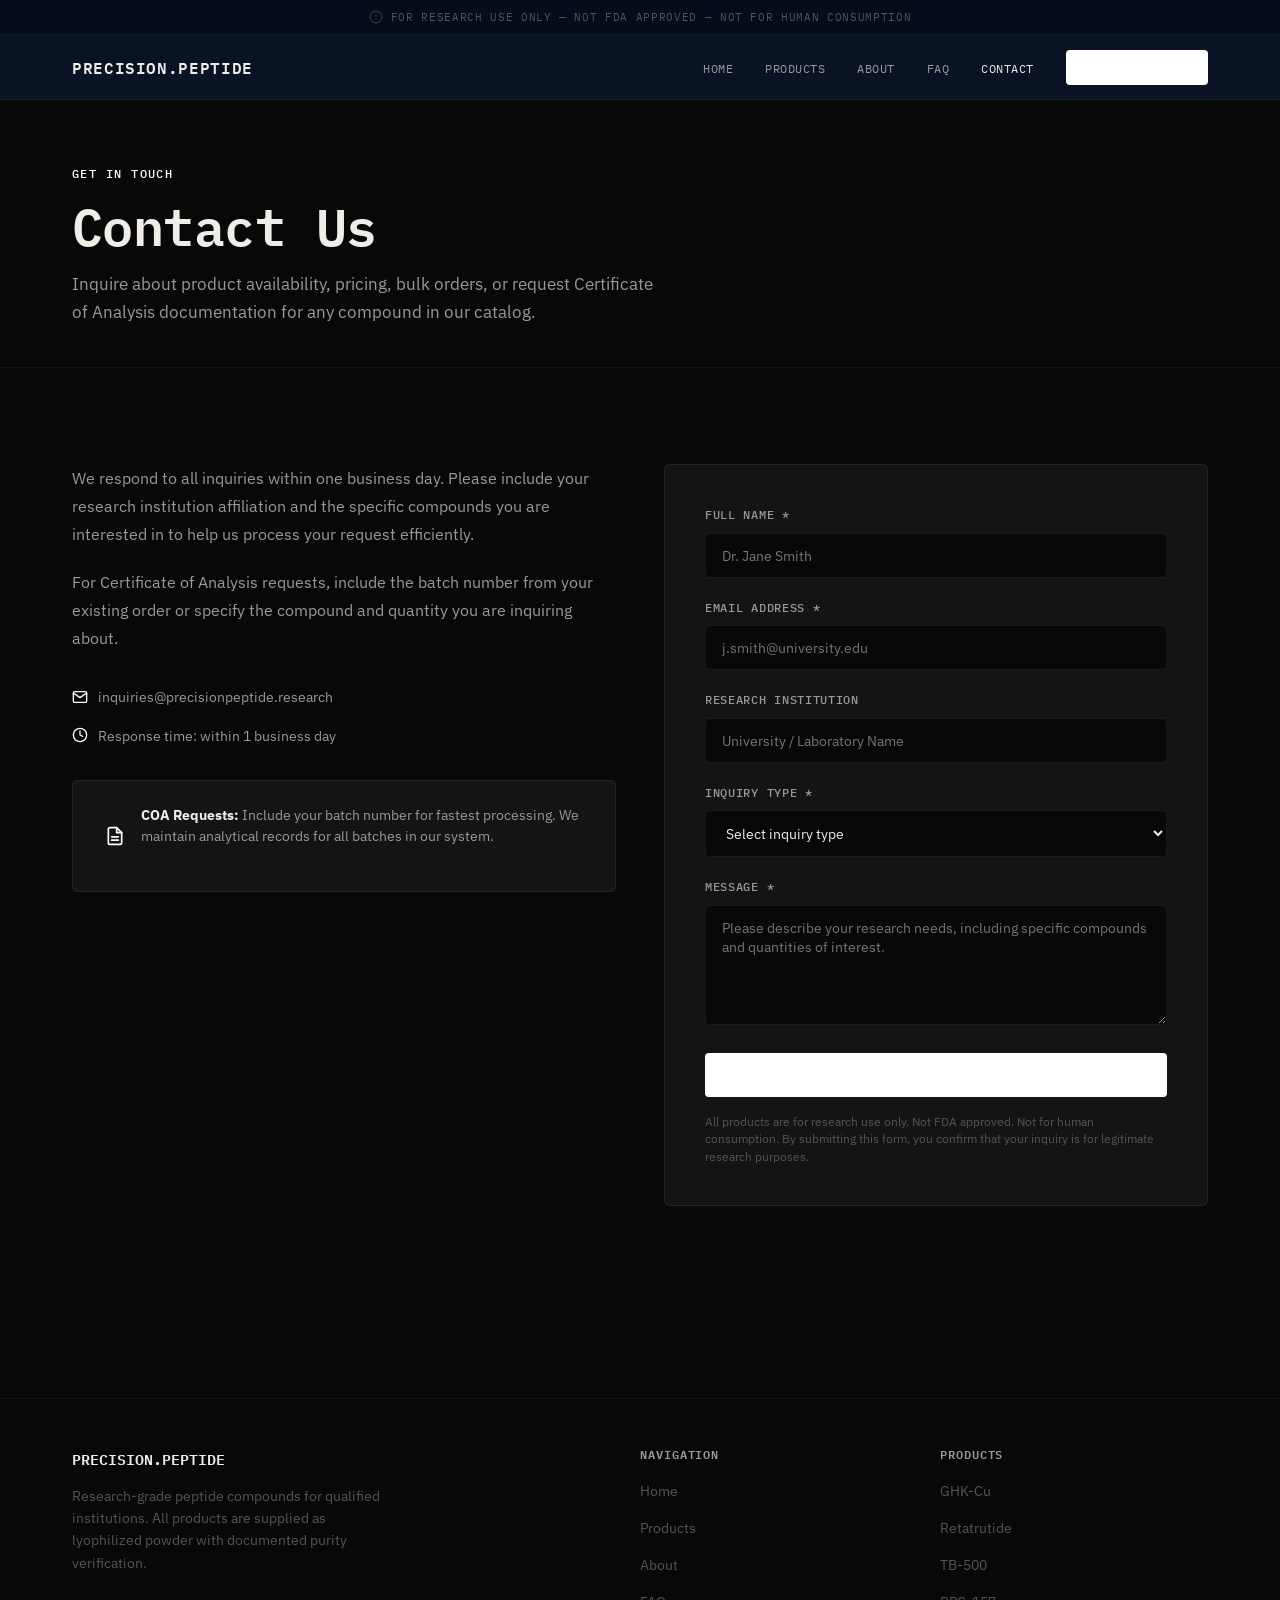
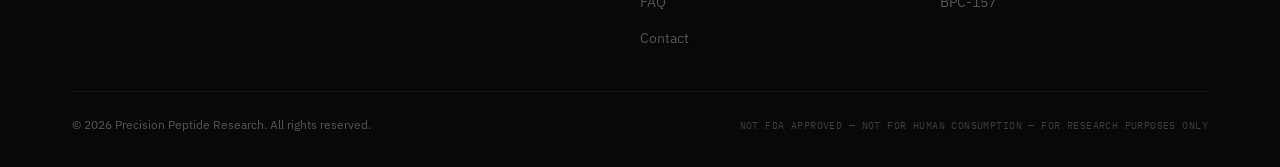
<file: contact.html>
<!DOCTYPE html>
<html lang="en">
<head>
  <meta charset="UTF-8">
  <meta name="viewport" content="width=device-width, initial-scale=1.0">
  <title>Contact Us | Precision Peptide Research</title>
  <meta name="description" content="Contact Precision Peptide Research for product inquiries, pricing, Certificate of Analysis requests, and bulk orders. Research-grade peptides for qualified institutions.">
  <meta property="og:title" content="Contact Us | Precision Peptide Research">
  <meta property="og:description" content="Inquire about research-grade peptides, request pricing, or ask about Certificate of Analysis documentation.">
  <meta property="og:type" content="website">
  <meta property="og:url" content="https://oh-ashen-one.github.io/peptide-research/contact.html">
  <link rel="canonical" href="https://oh-ashen-one.github.io/peptide-research/contact.html">
  <link rel="preconnect" href="https://fonts.googleapis.com">
  <link rel="preconnect" href="https://fonts.gstatic.com" crossorigin>
  <link href="https://fonts.googleapis.com/css2?family=IBM+Plex+Mono:wght@400;500;600;700&family=IBM+Plex+Sans:wght@400;500;600&display=swap" rel="stylesheet">
  <link rel="stylesheet" href="assets/css/style.css">
</head>
<body>

  <!-- Disclaimer Banner -->
  <div class="disclaimer-banner">
    <div class="container">
      <svg xmlns="http://www.w3.org/2000/svg" viewBox="0 0 24 24" fill="none" stroke="currentColor" stroke-width="2" stroke-linecap="round" stroke-linejoin="round"><circle cx="12" cy="12" r="10"/><line x1="12" y1="8" x2="12" y2="12"/><line x1="12" y1="16" x2="12.01" y2="16"/></svg>
      <span>FOR RESEARCH USE ONLY &mdash; NOT FDA APPROVED &mdash; NOT FOR HUMAN CONSUMPTION</span>
    </div>
  </div>

  <!-- Navigation -->
  <nav class="nav">
    <div class="container">
      <a href="index.html" class="nav-brand">PRECISION<span>.</span>PEPTIDE</a>
      <ul class="nav-links" id="navLinks">
        <li><a href="index.html">Home</a></li>
        <li><a href="products.html">Products</a></li>
        <li><a href="about.html">About</a></li>
        <li><a href="faq.html">FAQ</a></li>
        <li><a href="contact.html" class="active">Contact</a></li>
        <li><a href="contact.html" class="nav-cta">Inquire Now <svg xmlns="http://www.w3.org/2000/svg" viewBox="0 0 24 24" fill="none" stroke="currentColor" stroke-width="2" stroke-linecap="round" stroke-linejoin="round" width="14" height="14"><line x1="5" y1="12" x2="19" y2="12"/><polyline points="12 5 19 12 12 19"/></svg></a></li>
      </ul>
      <button class="nav-toggle" onclick="document.getElementById('navLinks').classList.toggle('open')" aria-label="Toggle navigation">
        <svg xmlns="http://www.w3.org/2000/svg" viewBox="0 0 24 24" fill="none" stroke="currentColor" stroke-width="2" stroke-linecap="round" stroke-linejoin="round"><line x1="3" y1="6" x2="21" y2="6"/><line x1="3" y1="12" x2="21" y2="12"/><line x1="3" y1="18" x2="21" y2="18"/></svg>
      </button>
    </div>
  </nav>

  <!-- Page Header -->
  <section class="page-header">
    <div class="container">
      <div class="section-label">Get in Touch</div>
      <h1>Contact Us</h1>
      <p class="section-subtitle">Inquire about product availability, pricing, bulk orders, or request Certificate of Analysis documentation for any compound in our catalog.</p>
    </div>
  </section>

  <!-- Contact Content -->
  <section class="section">
    <div class="container">
      <div class="contact-grid">

        <div class="contact-info">
          <p>We respond to all inquiries within one business day. Please include your research institution affiliation and the specific compounds you are interested in to help us process your request efficiently.</p>

          <p>For Certificate of Analysis requests, include the batch number from your existing order or specify the compound and quantity you are inquiring about.</p>

          <div style="margin-top: 2rem;">
            <div class="contact-detail">
              <svg xmlns="http://www.w3.org/2000/svg" viewBox="0 0 24 24" fill="none" stroke="currentColor" stroke-width="2" stroke-linecap="round" stroke-linejoin="round"><path d="M4 4h16c1.1 0 2 .9 2 2v12c0 1.1-.9 2-2 2H4c-1.1 0-2-.9-2-2V6c0-1.1.9-2 2-2z"/><polyline points="22,6 12,13 2,6"/></svg>
              <span>inquiries@precisionpeptide.research</span>
            </div>
            <div class="contact-detail">
              <svg xmlns="http://www.w3.org/2000/svg" viewBox="0 0 24 24" fill="none" stroke="currentColor" stroke-width="2" stroke-linecap="round" stroke-linejoin="round"><circle cx="12" cy="12" r="10"/><polyline points="12 6 12 12 16 14"/></svg>
              <span>Response time: within 1 business day</span>
            </div>
          </div>

          <div class="coa-banner" style="margin-top: 2rem;">
            <svg xmlns="http://www.w3.org/2000/svg" viewBox="0 0 24 24" fill="none" stroke="currentColor" stroke-width="2" stroke-linecap="round" stroke-linejoin="round"><path d="M14 2H6a2 2 0 0 0-2 2v16a2 2 0 0 0 2 2h12a2 2 0 0 0 2-2V8z"/><polyline points="14 2 14 8 20 8"/><line x1="16" y1="13" x2="8" y2="13"/><line x1="16" y1="17" x2="8" y2="17"/></svg>
            <p><strong>COA Requests:</strong> Include your batch number for fastest processing. We maintain analytical records for all batches in our system.</p>
          </div>
        </div>

        <div class="contact-form-card">
          <form action="https://formspree.io/f/placeholder" method="POST">
            <div class="form-group">
              <label for="name">Full Name *</label>
              <input type="text" id="name" name="name" required placeholder="Dr. Jane Smith">
            </div>

            <div class="form-group">
              <label for="email">Email Address *</label>
              <input type="email" id="email" name="email" required placeholder="j.smith@university.edu">
            </div>

            <div class="form-group">
              <label for="institution">Research Institution</label>
              <input type="text" id="institution" name="institution" placeholder="University / Laboratory Name">
            </div>

            <div class="form-group">
              <label for="subject">Inquiry Type *</label>
              <select id="subject" name="subject" required>
                <option value="" disabled selected>Select inquiry type</option>
                <option value="pricing">Product Pricing</option>
                <option value="availability">Availability Check</option>
                <option value="coa">Certificate of Analysis Request</option>
                <option value="bulk">Bulk Order Inquiry</option>
                <option value="custom">Custom Synthesis</option>
                <option value="general">General Question</option>
              </select>
            </div>

            <div class="form-group">
              <label for="message">Message *</label>
              <textarea id="message" name="message" required placeholder="Please describe your research needs, including specific compounds and quantities of interest."></textarea>
            </div>

            <button type="submit" class="btn btn-primary" style="width: 100%; justify-content: center;">
              Submit Inquiry
              <svg xmlns="http://www.w3.org/2000/svg" viewBox="0 0 24 24" fill="none" stroke="currentColor" stroke-width="2" stroke-linecap="round" stroke-linejoin="round"><line x1="5" y1="12" x2="19" y2="12"/><polyline points="12 5 19 12 12 19"/></svg>
            </button>

            <p style="font-size: 0.72rem; color: var(--text-muted); margin-top: 1rem; line-height: 1.5;">All products are for research use only. Not FDA approved. Not for human consumption. By submitting this form, you confirm that your inquiry is for legitimate research purposes.</p>
          </form>
        </div>

      </div>
    </div>
  </section>

  <!-- Footer -->
  <footer class="footer">
    <div class="container">
      <div class="footer-grid">
        <div>
          <div class="footer-brand">PRECISION<span>.</span>PEPTIDE</div>
          <p class="footer-desc">Research-grade peptide compounds for qualified institutions. All products are supplied as lyophilized powder with documented purity verification.</p>
        </div>
        <div>
          <h4>Navigation</h4>
          <ul class="footer-links">
            <li><a href="index.html">Home</a></li>
            <li><a href="products.html">Products</a></li>
            <li><a href="about.html">About</a></li>
            <li><a href="faq.html">FAQ</a></li>
            <li><a href="contact.html">Contact</a></li>
          </ul>
        </div>
        <div>
          <h4>Products</h4>
          <ul class="footer-links">
            <li><a href="products.html">GHK-Cu</a></li>
            <li><a href="products.html">Retatrutide</a></li>
            <li><a href="products.html">TB-500</a></li>
            <li><a href="products.html">BPC-157</a></li>
          </ul>
        </div>
      </div>
      <div class="footer-bottom">
        <div class="footer-legal">&copy; 2026 Precision Peptide Research. All rights reserved.</div>
        <div class="footer-disclaimer">NOT FDA APPROVED &mdash; NOT FOR HUMAN CONSUMPTION &mdash; FOR RESEARCH PURPOSES ONLY</div>
      </div>
    </div>
  </footer>

</body>
</html>
</file>
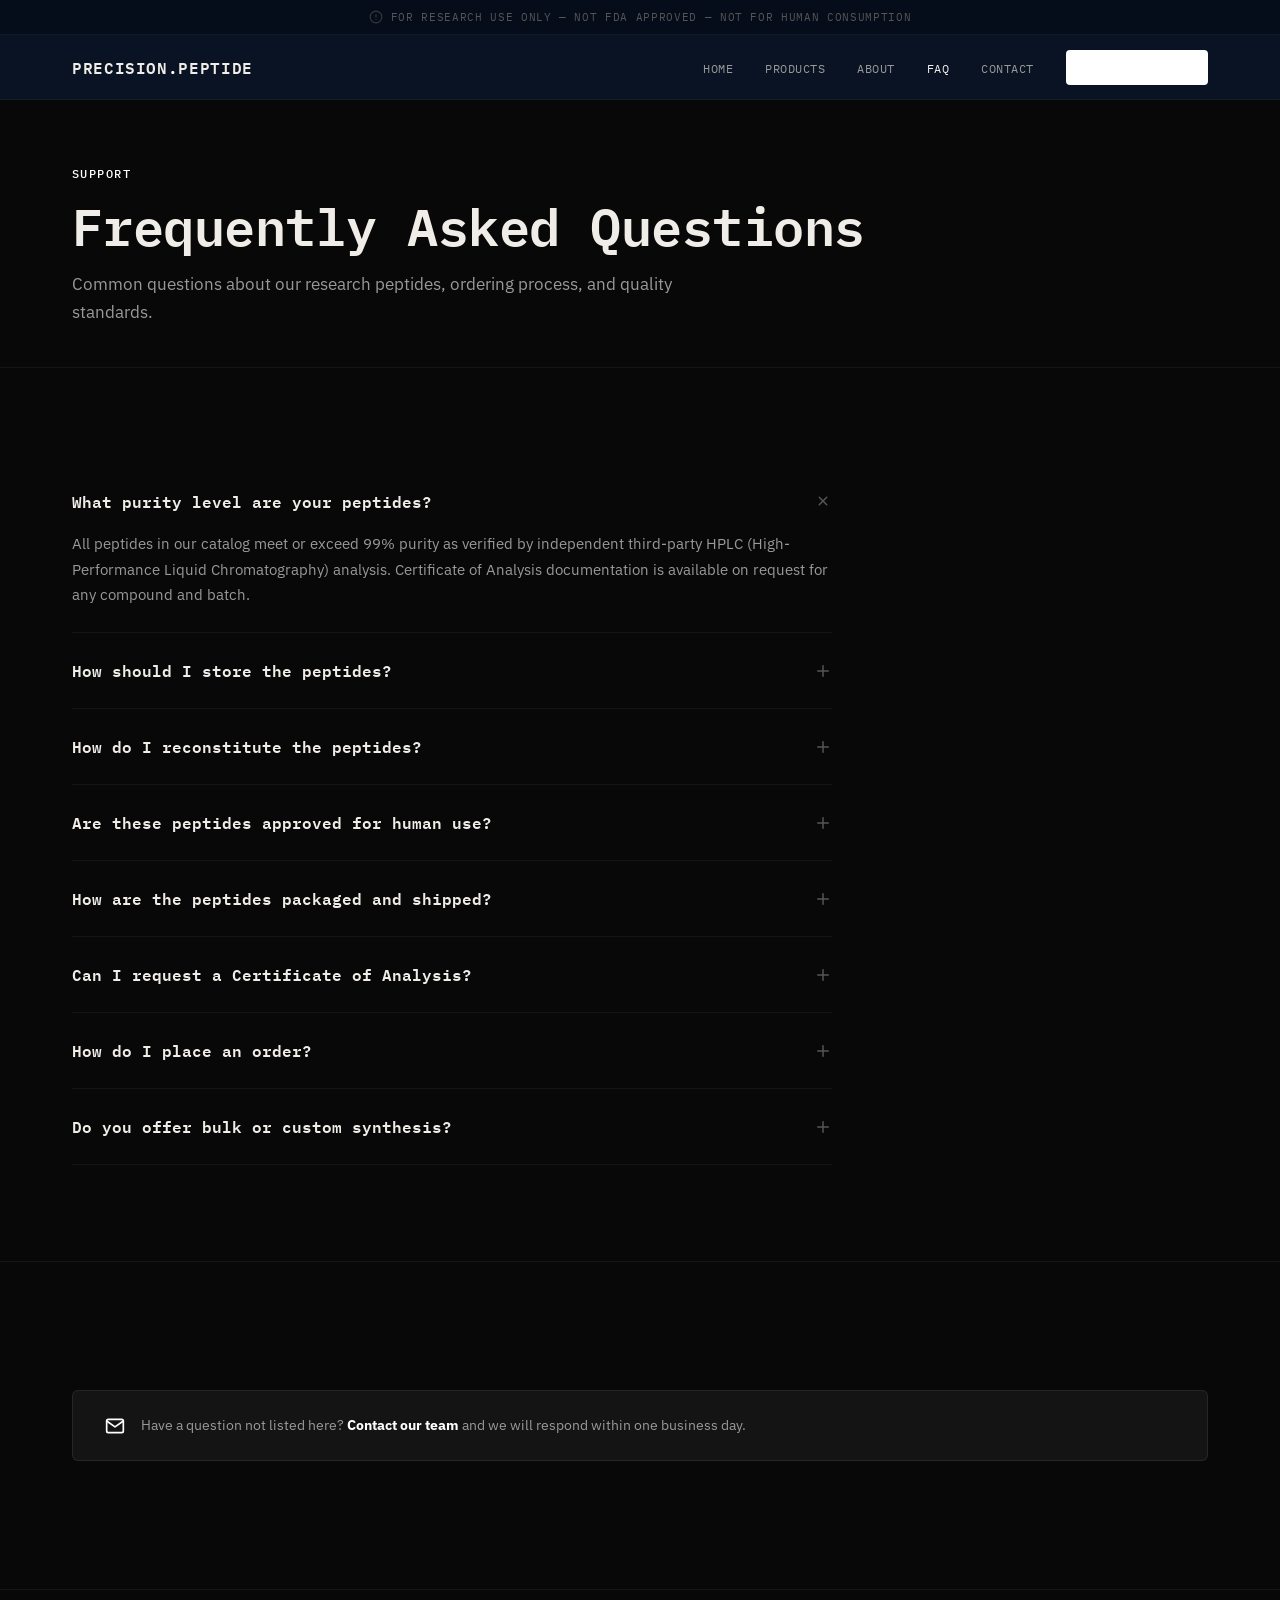
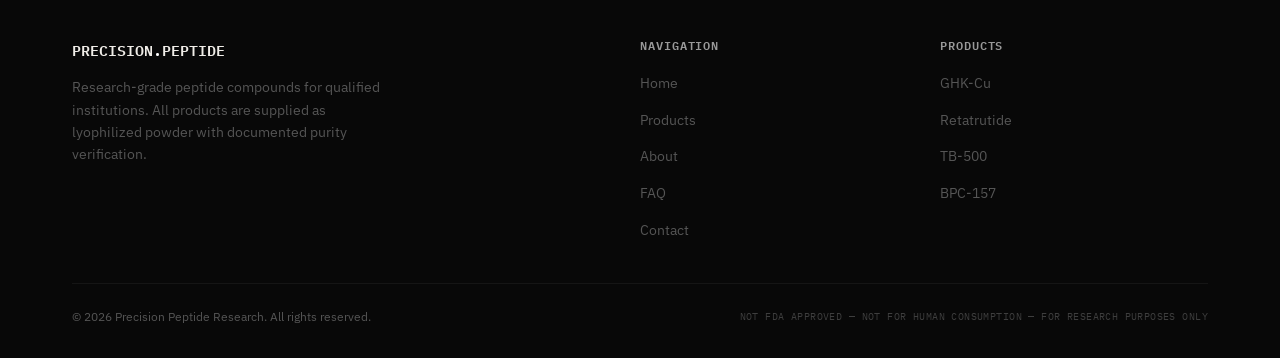
<file: faq.html>
<!DOCTYPE html>
<html lang="en">
<head>
  <meta charset="UTF-8">
  <meta name="viewport" content="width=device-width, initial-scale=1.0">
  <title>Frequently Asked Questions | Precision Peptide Research</title>
  <meta name="description" content="Common questions about our research peptides, ordering process, purity standards, storage requirements, and shipping. GHK-Cu, BPC-157, TB-500, Retatrutide FAQ.">
  <meta property="og:title" content="FAQ | Precision Peptide Research">
  <meta property="og:description" content="Answers to common questions about research peptide ordering, purity, storage, and shipping.">
  <meta property="og:type" content="website">
  <meta property="og:url" content="https://oh-ashen-one.github.io/peptide-research/faq.html">
  <link rel="canonical" href="https://oh-ashen-one.github.io/peptide-research/faq.html">
  <link rel="preconnect" href="https://fonts.googleapis.com">
  <link rel="preconnect" href="https://fonts.gstatic.com" crossorigin>
  <link href="https://fonts.googleapis.com/css2?family=IBM+Plex+Mono:wght@400;500;600;700&family=IBM+Plex+Sans:wght@400;500;600&display=swap" rel="stylesheet">
  <link rel="stylesheet" href="assets/css/style.css">
  <script type="application/ld+json">
  {
    "@context": "https://schema.org",
    "@type": "FAQPage",
    "mainEntity": [
      {
        "@type": "Question",
        "name": "What purity level are your peptides?",
        "acceptedAnswer": {
          "@type": "Answer",
          "text": "All peptides in our catalog meet or exceed 99% purity as verified by independent third-party HPLC (High-Performance Liquid Chromatography) analysis. Certificate of Analysis documentation is available on request for any compound and batch."
        }
      },
      {
        "@type": "Question",
        "name": "How should I store the peptides?",
        "acceptedAnswer": {
          "@type": "Answer",
          "text": "Store lyophilized (freeze-dried) peptides at -20°C or below in a dry, light-protected environment. Properly stored lyophilized peptides maintain stability for extended periods. Once reconstituted, store at 2-8°C and use within the validated stability window. Avoid repeated freeze-thaw cycles."
        }
      },
      {
        "@type": "Question",
        "name": "How do I reconstitute the peptides?",
        "acceptedAnswer": {
          "@type": "Answer",
          "text": "Reconstitute with bacteriostatic water or sterile water for injection. Add the solvent slowly along the inside wall of the vial — do not shake or agitate vigorously. Allow the lyophilized powder to dissolve gently. For multiple-use protocols, aliquot the reconstituted solution to avoid repeated freeze-thaw cycles."
        }
      },
      {
        "@type": "Question",
        "name": "Are these peptides approved for human use?",
        "acceptedAnswer": {
          "@type": "Answer",
          "text": "No. All products are sold strictly for research purposes only. They are not FDA approved and are not intended for human consumption, veterinary use, or any therapeutic application. Purchasers must be affiliated with qualified research institutions."
        }
      },
      {
        "@type": "Question",
        "name": "How are the peptides packaged and shipped?",
        "acceptedAnswer": {
          "@type": "Answer",
          "text": "All peptides are supplied as lyophilized powder in nitrogen-sealed amber glass vials to prevent oxidation and photodegradation. Shipments use temperature-controlled packaging with insulated containers and cold packs to maintain compound stability during transit."
        }
      },
      {
        "@type": "Question",
        "name": "Can I request a Certificate of Analysis?",
        "acceptedAnswer": {
          "@type": "Answer",
          "text": "Yes. Certificate of Analysis documentation is available on request for all compounds. COA documents include HPLC chromatograms, mass spectrometry data, and amino acid analysis where applicable. Contact us with your batch number or product inquiry."
        }
      },
      {
        "@type": "Question",
        "name": "How do I place an order?",
        "acceptedAnswer": {
          "@type": "Answer",
          "text": "Contact us through our inquiry form or email with your research needs, institutional affiliation, and the compounds you are interested in. We will confirm availability, provide current pricing, and process your order directly."
        }
      },
      {
        "@type": "Question",
        "name": "Do you offer bulk or custom synthesis?",
        "acceptedAnswer": {
          "@type": "Answer",
          "text": "For bulk quantities beyond our standard catalog sizes or custom peptide synthesis requests, please contact us directly. We can accommodate larger research programs and specialized requirements on a case-by-case basis."
        }
      }
    ]
  }
  </script>
</head>
<body>

  <!-- Disclaimer Banner -->
  <div class="disclaimer-banner">
    <div class="container">
      <svg xmlns="http://www.w3.org/2000/svg" viewBox="0 0 24 24" fill="none" stroke="currentColor" stroke-width="2" stroke-linecap="round" stroke-linejoin="round"><circle cx="12" cy="12" r="10"/><line x1="12" y1="8" x2="12" y2="12"/><line x1="12" y1="16" x2="12.01" y2="16"/></svg>
      <span>FOR RESEARCH USE ONLY &mdash; NOT FDA APPROVED &mdash; NOT FOR HUMAN CONSUMPTION</span>
    </div>
  </div>

  <!-- Navigation -->
  <nav class="nav">
    <div class="container">
      <a href="index.html" class="nav-brand">PRECISION<span>.</span>PEPTIDE</a>
      <ul class="nav-links" id="navLinks">
        <li><a href="index.html">Home</a></li>
        <li><a href="products.html">Products</a></li>
        <li><a href="about.html">About</a></li>
        <li><a href="faq.html" class="active">FAQ</a></li>
        <li><a href="contact.html">Contact</a></li>
        <li><a href="contact.html" class="nav-cta">Inquire Now <svg xmlns="http://www.w3.org/2000/svg" viewBox="0 0 24 24" fill="none" stroke="currentColor" stroke-width="2" stroke-linecap="round" stroke-linejoin="round" width="14" height="14"><line x1="5" y1="12" x2="19" y2="12"/><polyline points="12 5 19 12 12 19"/></svg></a></li>
      </ul>
      <button class="nav-toggle" onclick="document.getElementById('navLinks').classList.toggle('open')" aria-label="Toggle navigation">
        <svg xmlns="http://www.w3.org/2000/svg" viewBox="0 0 24 24" fill="none" stroke="currentColor" stroke-width="2" stroke-linecap="round" stroke-linejoin="round"><line x1="3" y1="6" x2="21" y2="6"/><line x1="3" y1="12" x2="21" y2="12"/><line x1="3" y1="18" x2="21" y2="18"/></svg>
      </button>
    </div>
  </nav>

  <!-- Page Header -->
  <section class="page-header">
    <div class="container">
      <div class="section-label">Support</div>
      <h1>Frequently Asked Questions</h1>
      <p class="section-subtitle">Common questions about our research peptides, ordering process, and quality standards.</p>
    </div>
  </section>

  <!-- FAQ Content -->
  <section class="section">
    <div class="container">
      <div class="faq-list">

        <div class="faq-item open">
          <button class="faq-question" onclick="this.parentElement.classList.toggle('open')">
            What purity level are your peptides?
            <svg xmlns="http://www.w3.org/2000/svg" viewBox="0 0 24 24" fill="none" stroke="currentColor" stroke-width="2" stroke-linecap="round" stroke-linejoin="round"><line x1="12" y1="5" x2="12" y2="19"/><line x1="5" y1="12" x2="19" y2="12"/></svg>
          </button>
          <div class="faq-answer">
            <p>All peptides in our catalog meet or exceed 99% purity as verified by independent third-party HPLC (High-Performance Liquid Chromatography) analysis. Certificate of Analysis documentation is available on request for any compound and batch.</p>
          </div>
        </div>

        <div class="faq-item">
          <button class="faq-question" onclick="this.parentElement.classList.toggle('open')">
            How should I store the peptides?
            <svg xmlns="http://www.w3.org/2000/svg" viewBox="0 0 24 24" fill="none" stroke="currentColor" stroke-width="2" stroke-linecap="round" stroke-linejoin="round"><line x1="12" y1="5" x2="12" y2="19"/><line x1="5" y1="12" x2="19" y2="12"/></svg>
          </button>
          <div class="faq-answer">
            <p>Store lyophilized (freeze-dried) peptides at -20&deg;C or below in a dry, light-protected environment. Properly stored lyophilized peptides maintain stability for extended periods. Once reconstituted, store at 2-8&deg;C and use within the validated stability window. Avoid repeated freeze-thaw cycles.</p>
          </div>
        </div>

        <div class="faq-item">
          <button class="faq-question" onclick="this.parentElement.classList.toggle('open')">
            How do I reconstitute the peptides?
            <svg xmlns="http://www.w3.org/2000/svg" viewBox="0 0 24 24" fill="none" stroke="currentColor" stroke-width="2" stroke-linecap="round" stroke-linejoin="round"><line x1="12" y1="5" x2="12" y2="19"/><line x1="5" y1="12" x2="19" y2="12"/></svg>
          </button>
          <div class="faq-answer">
            <p>Reconstitute with bacteriostatic water or sterile water for injection. Add the solvent slowly along the inside wall of the vial &mdash; do not shake or agitate vigorously. Allow the lyophilized powder to dissolve gently. For multiple-use protocols, aliquot the reconstituted solution to avoid repeated freeze-thaw cycles.</p>
          </div>
        </div>

        <div class="faq-item">
          <button class="faq-question" onclick="this.parentElement.classList.toggle('open')">
            Are these peptides approved for human use?
            <svg xmlns="http://www.w3.org/2000/svg" viewBox="0 0 24 24" fill="none" stroke="currentColor" stroke-width="2" stroke-linecap="round" stroke-linejoin="round"><line x1="12" y1="5" x2="12" y2="19"/><line x1="5" y1="12" x2="19" y2="12"/></svg>
          </button>
          <div class="faq-answer">
            <p>No. All products are sold strictly for research purposes only. They are not FDA approved and are not intended for human consumption, veterinary use, or any therapeutic application. Purchasers must be affiliated with qualified research institutions or hold appropriate credentials for peptide research.</p>
          </div>
        </div>

        <div class="faq-item">
          <button class="faq-question" onclick="this.parentElement.classList.toggle('open')">
            How are the peptides packaged and shipped?
            <svg xmlns="http://www.w3.org/2000/svg" viewBox="0 0 24 24" fill="none" stroke="currentColor" stroke-width="2" stroke-linecap="round" stroke-linejoin="round"><line x1="12" y1="5" x2="12" y2="19"/><line x1="5" y1="12" x2="19" y2="12"/></svg>
          </button>
          <div class="faq-answer">
            <p>All peptides are supplied as lyophilized powder in nitrogen-sealed amber glass vials to prevent oxidation and photodegradation. Shipments use temperature-controlled packaging with insulated containers and cold packs to maintain compound stability during transit to your facility.</p>
          </div>
        </div>

        <div class="faq-item">
          <button class="faq-question" onclick="this.parentElement.classList.toggle('open')">
            Can I request a Certificate of Analysis?
            <svg xmlns="http://www.w3.org/2000/svg" viewBox="0 0 24 24" fill="none" stroke="currentColor" stroke-width="2" stroke-linecap="round" stroke-linejoin="round"><line x1="12" y1="5" x2="12" y2="19"/><line x1="5" y1="12" x2="19" y2="12"/></svg>
          </button>
          <div class="faq-answer">
            <p>Yes. Certificate of Analysis documentation is available on request for all compounds. COA documents include HPLC chromatograms, mass spectrometry data, and amino acid analysis where applicable. Contact us with your batch number or product inquiry and we will provide the documentation promptly.</p>
          </div>
        </div>

        <div class="faq-item">
          <button class="faq-question" onclick="this.parentElement.classList.toggle('open')">
            How do I place an order?
            <svg xmlns="http://www.w3.org/2000/svg" viewBox="0 0 24 24" fill="none" stroke="currentColor" stroke-width="2" stroke-linecap="round" stroke-linejoin="round"><line x1="12" y1="5" x2="12" y2="19"/><line x1="5" y1="12" x2="19" y2="12"/></svg>
          </button>
          <div class="faq-answer">
            <p>Contact us through our <a href="contact.html">inquiry form</a> or email with your research needs, institutional affiliation, and the compounds you are interested in. We will confirm availability, provide current pricing, and process your order directly.</p>
          </div>
        </div>

        <div class="faq-item">
          <button class="faq-question" onclick="this.parentElement.classList.toggle('open')">
            Do you offer bulk or custom synthesis?
            <svg xmlns="http://www.w3.org/2000/svg" viewBox="0 0 24 24" fill="none" stroke="currentColor" stroke-width="2" stroke-linecap="round" stroke-linejoin="round"><line x1="12" y1="5" x2="12" y2="19"/><line x1="5" y1="12" x2="19" y2="12"/></svg>
          </button>
          <div class="faq-answer">
            <p>For bulk quantities beyond our standard catalog sizes or custom peptide synthesis requests, please <a href="contact.html">contact us</a> directly. We can accommodate larger research programs and specialized requirements on a case-by-case basis.</p>
          </div>
        </div>

      </div>
    </div>
  </section>

  <!-- CTA Banner -->
  <hr class="divider">
  <section class="section" style="padding-bottom: 2rem;">
    <div class="container">
      <div class="coa-banner">
        <svg xmlns="http://www.w3.org/2000/svg" viewBox="0 0 24 24" fill="none" stroke="currentColor" stroke-width="2" stroke-linecap="round" stroke-linejoin="round"><path d="M4 4h16c1.1 0 2 .9 2 2v12c0 1.1-.9 2-2 2H4c-1.1 0-2-.9-2-2V6c0-1.1.9-2 2-2z"/><polyline points="22,6 12,13 2,6"/></svg>
        <p>Have a question not listed here? <strong><a href="contact.html">Contact our team</a></strong> and we will respond within one business day.</p>
      </div>
    </div>
  </section>

  <!-- Footer -->
  <footer class="footer">
    <div class="container">
      <div class="footer-grid">
        <div>
          <div class="footer-brand">PRECISION<span>.</span>PEPTIDE</div>
          <p class="footer-desc">Research-grade peptide compounds for qualified institutions. All products are supplied as lyophilized powder with documented purity verification.</p>
        </div>
        <div>
          <h4>Navigation</h4>
          <ul class="footer-links">
            <li><a href="index.html">Home</a></li>
            <li><a href="products.html">Products</a></li>
            <li><a href="about.html">About</a></li>
            <li><a href="faq.html">FAQ</a></li>
            <li><a href="contact.html">Contact</a></li>
          </ul>
        </div>
        <div>
          <h4>Products</h4>
          <ul class="footer-links">
            <li><a href="products.html">GHK-Cu</a></li>
            <li><a href="products.html">Retatrutide</a></li>
            <li><a href="products.html">TB-500</a></li>
            <li><a href="products.html">BPC-157</a></li>
          </ul>
        </div>
      </div>
      <div class="footer-bottom">
        <div class="footer-legal">&copy; 2026 Precision Peptide Research. All rights reserved.</div>
        <div class="footer-disclaimer">NOT FDA APPROVED &mdash; NOT FOR HUMAN CONSUMPTION &mdash; FOR RESEARCH PURPOSES ONLY</div>
      </div>
    </div>
  </footer>

</body>
</html>
</file>
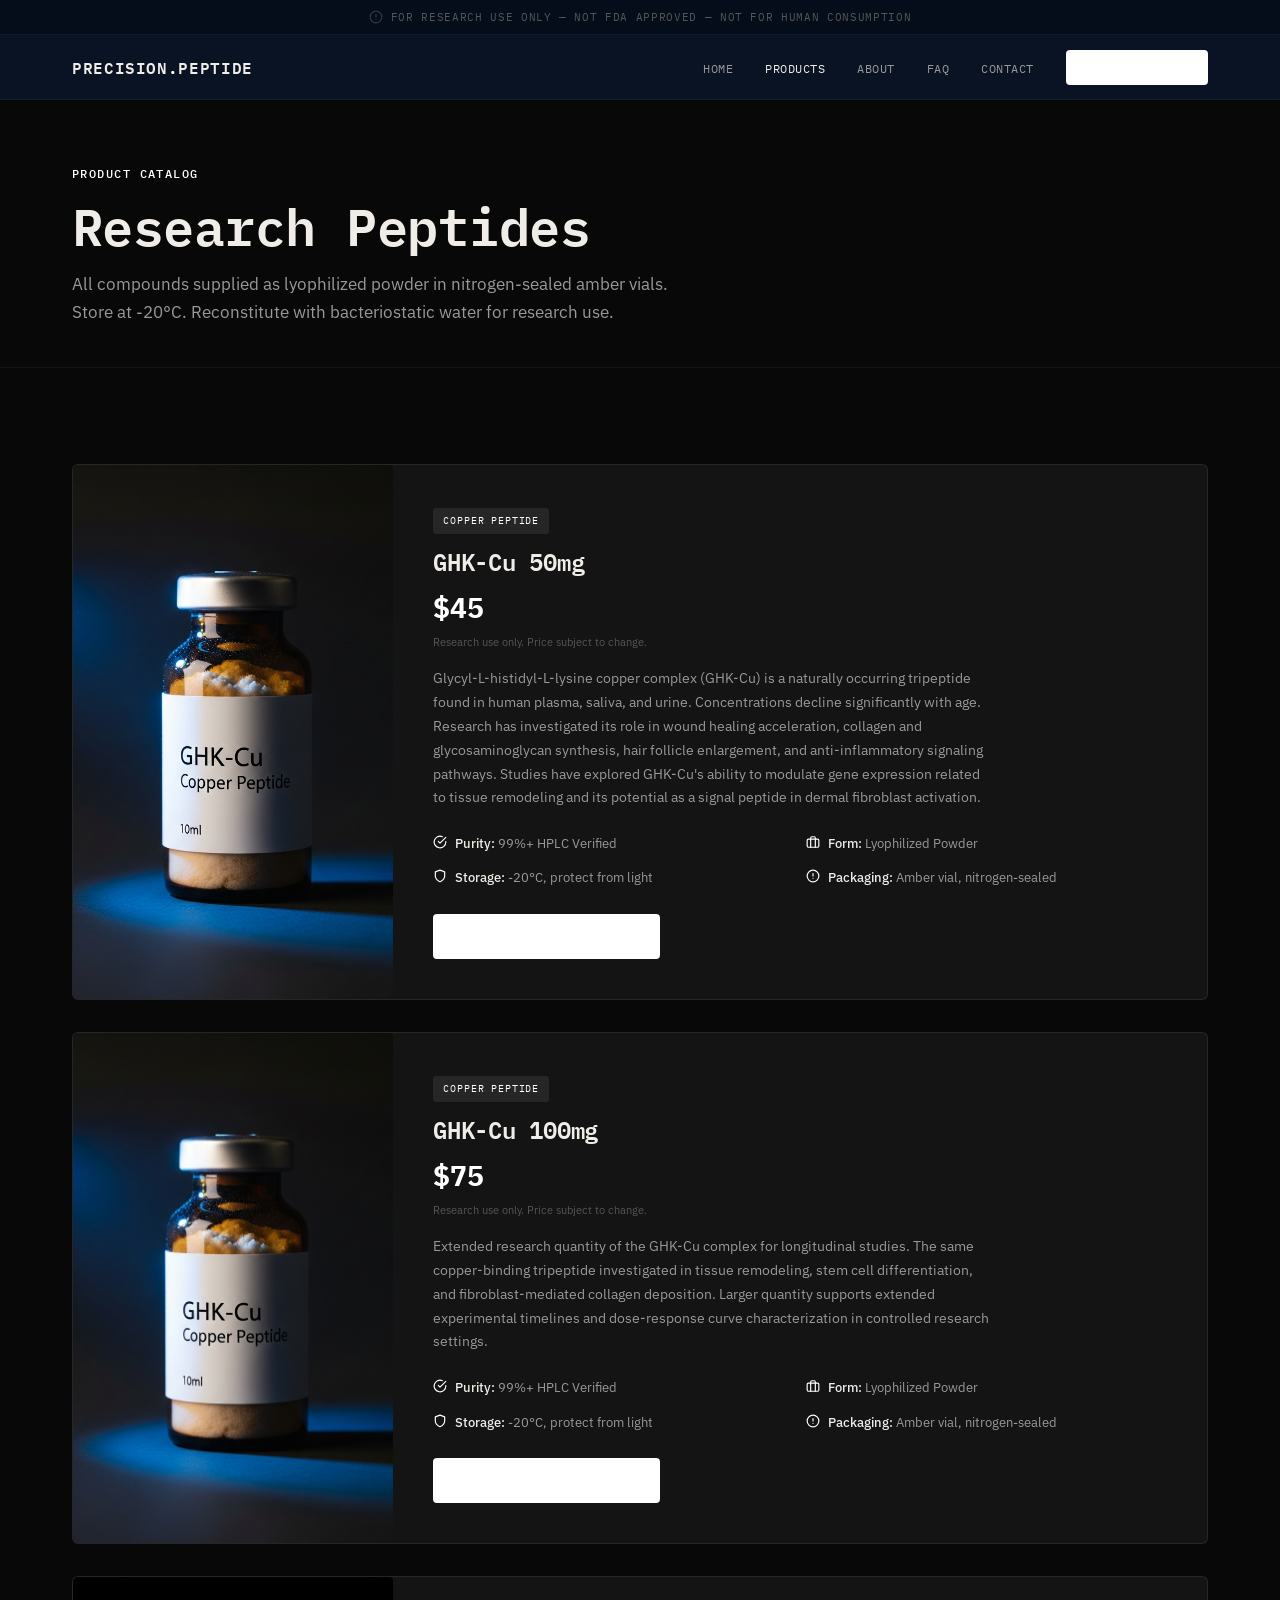
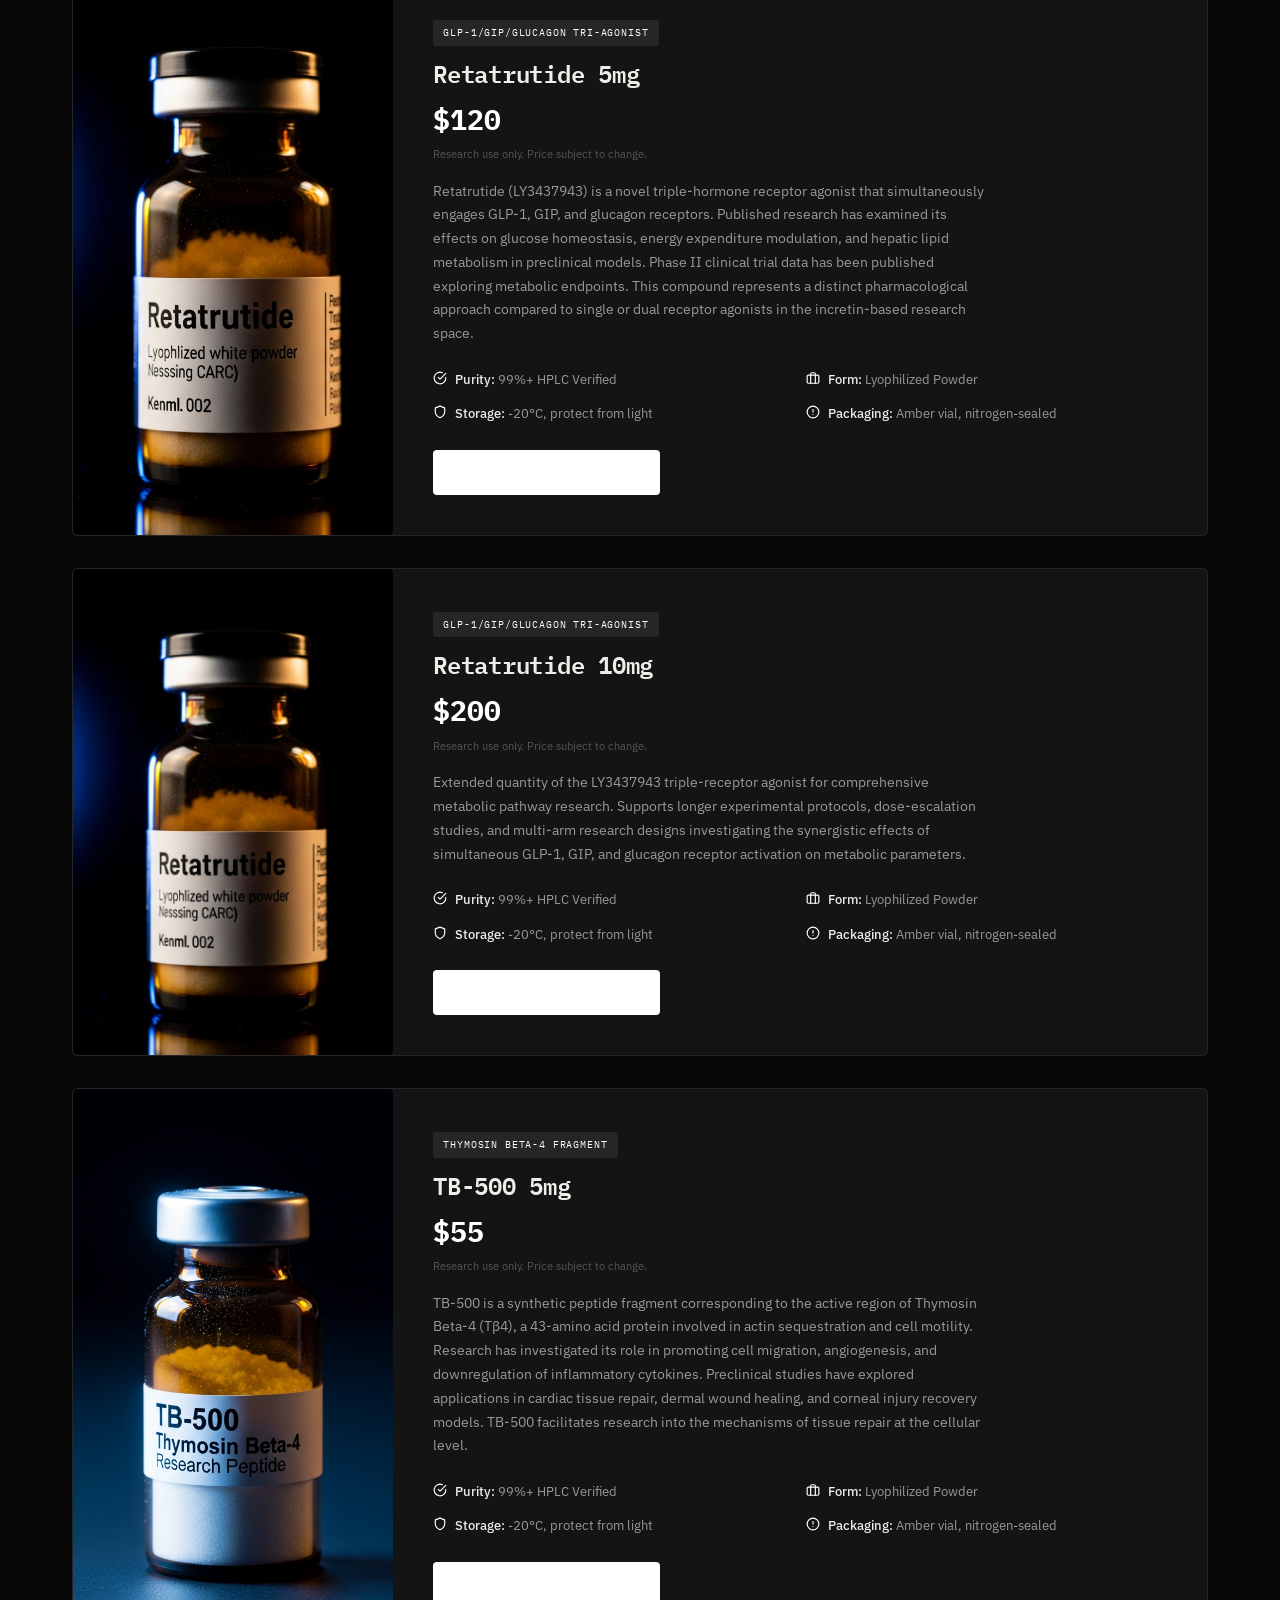
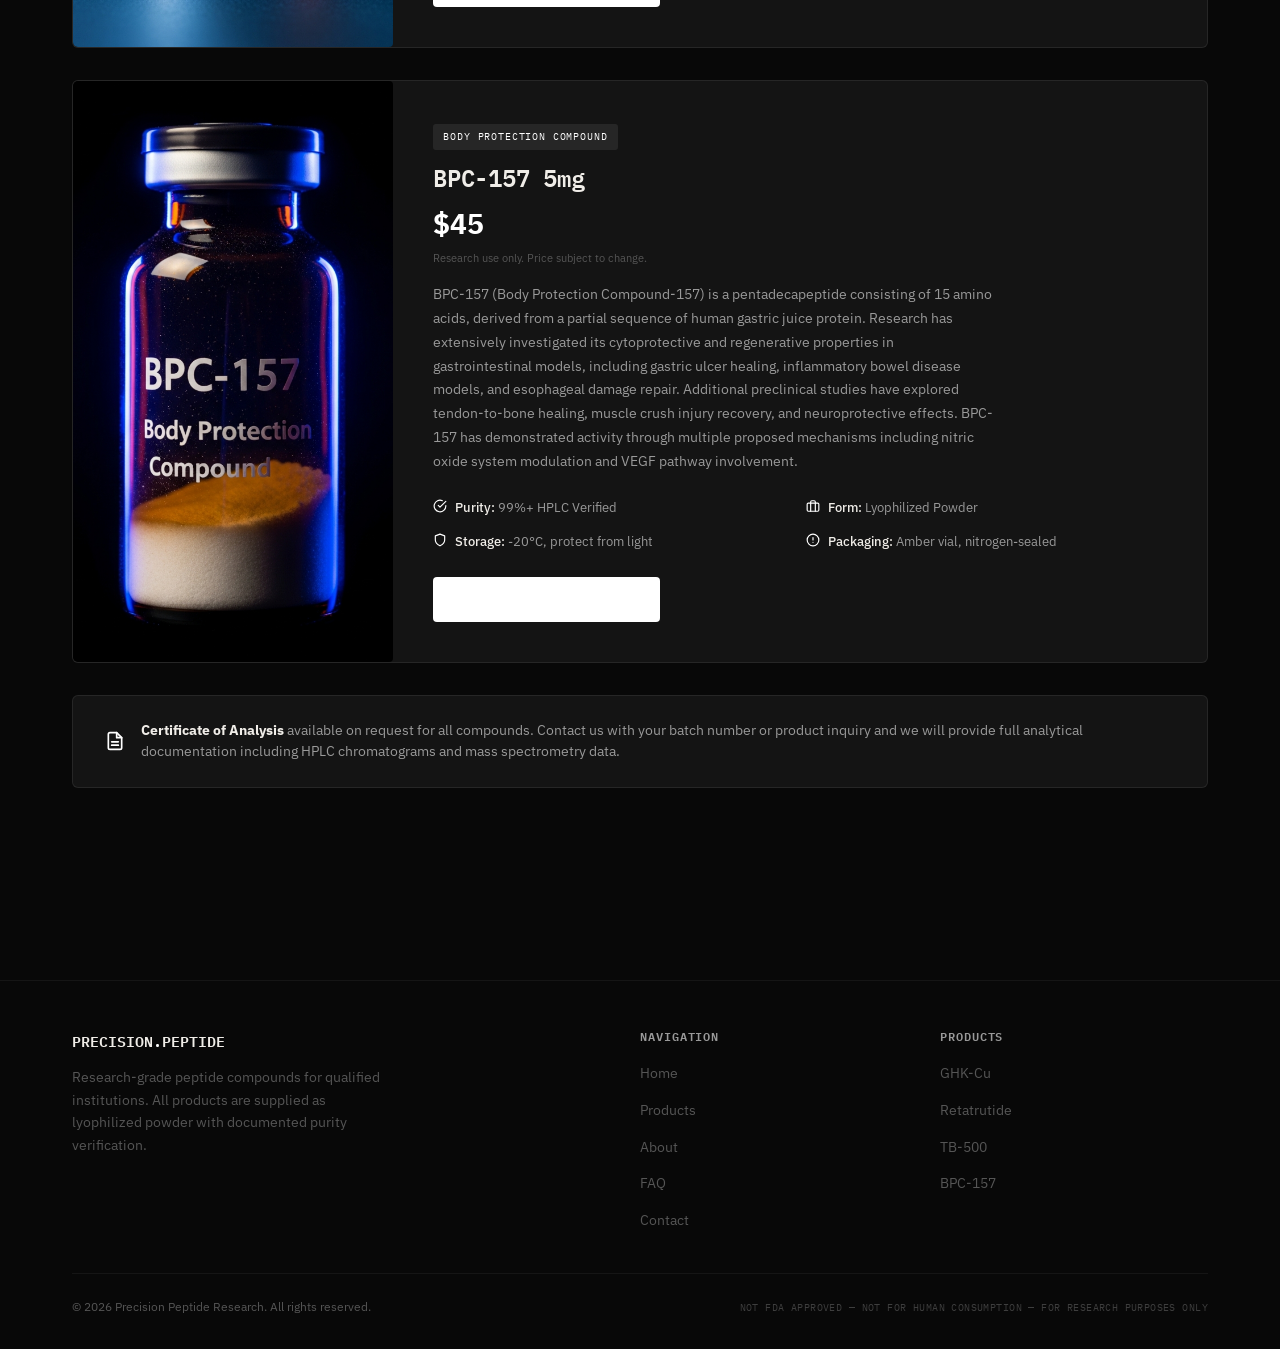
<file: products.html>
<!DOCTYPE html>
<html lang="en">
<head>
  <meta charset="UTF-8">
  <meta name="viewport" content="width=device-width, initial-scale=1.0">
  <title>Research Peptide Catalog | Precision Peptide Research</title>
  <meta name="description" content="Browse our catalog of research-grade peptides: GHK-Cu, Retatrutide, TB-500, and BPC-157. 99%+ HPLC verified purity. Certificate of Analysis available on request.">
  <meta property="og:title" content="Research Peptide Catalog | Precision Peptide Research">
  <meta property="og:description" content="Research-grade peptides with 99%+ HPLC verified purity. GHK-Cu, Retatrutide, TB-500, BPC-157 for qualified research institutions.">
  <meta property="og:type" content="website">
  <meta property="og:url" content="https://oh-ashen-one.github.io/peptide-research/products.html">
  <link rel="canonical" href="https://oh-ashen-one.github.io/peptide-research/products.html">
  <link rel="preconnect" href="https://fonts.googleapis.com">
  <link rel="preconnect" href="https://fonts.gstatic.com" crossorigin>
  <link href="https://fonts.googleapis.com/css2?family=IBM+Plex+Mono:wght@400;500;600;700&family=IBM+Plex+Sans:wght@400;500;600&display=swap" rel="stylesheet">
  <link rel="stylesheet" href="assets/css/style.css">
  <script type="application/ld+json">
  [
    {
      "@context": "https://schema.org",
      "@type": "Product",
      "name": "GHK-Cu 50mg",
      "description": "Copper-binding tripeptide for wound healing and skin remodeling research. 99%+ HPLC verified purity.",
      "brand": {"@type": "Brand", "name": "Precision Peptide Research"},
      "offers": {"@type": "Offer", "price": "45.00", "priceCurrency": "USD", "availability": "https://schema.org/InStock"}
    },
    {
      "@context": "https://schema.org",
      "@type": "Product",
      "name": "GHK-Cu 100mg",
      "description": "Copper-binding tripeptide for extended tissue remodeling research. 99%+ HPLC verified purity.",
      "brand": {"@type": "Brand", "name": "Precision Peptide Research"},
      "offers": {"@type": "Offer", "price": "75.00", "priceCurrency": "USD", "availability": "https://schema.org/InStock"}
    },
    {
      "@context": "https://schema.org",
      "@type": "Product",
      "name": "Retatrutide 5mg",
      "description": "GLP-1/GIP/Glucagon triple receptor agonist for metabolic research. 99%+ HPLC verified purity.",
      "brand": {"@type": "Brand", "name": "Precision Peptide Research"},
      "offers": {"@type": "Offer", "price": "120.00", "priceCurrency": "USD", "availability": "https://schema.org/InStock"}
    },
    {
      "@context": "https://schema.org",
      "@type": "Product",
      "name": "Retatrutide 10mg",
      "description": "GLP-1/GIP/Glucagon triple receptor agonist for extended metabolic research. 99%+ HPLC verified purity.",
      "brand": {"@type": "Brand", "name": "Precision Peptide Research"},
      "offers": {"@type": "Offer", "price": "200.00", "priceCurrency": "USD", "availability": "https://schema.org/InStock"}
    },
    {
      "@context": "https://schema.org",
      "@type": "Product",
      "name": "TB-500 5mg",
      "description": "Thymosin Beta-4 fragment for tissue repair and cell migration research. 99%+ HPLC verified purity.",
      "brand": {"@type": "Brand", "name": "Precision Peptide Research"},
      "offers": {"@type": "Offer", "price": "55.00", "priceCurrency": "USD", "availability": "https://schema.org/InStock"}
    },
    {
      "@context": "https://schema.org",
      "@type": "Product",
      "name": "BPC-157 5mg",
      "description": "Body Protection Compound for gastrointestinal and systemic tissue repair research. 99%+ HPLC verified purity.",
      "brand": {"@type": "Brand", "name": "Precision Peptide Research"},
      "offers": {"@type": "Offer", "price": "45.00", "priceCurrency": "USD", "availability": "https://schema.org/InStock"}
    }
  ]
  </script>
</head>
<body>

  <!-- Disclaimer Banner -->
  <div class="disclaimer-banner">
    <div class="container">
      <svg xmlns="http://www.w3.org/2000/svg" viewBox="0 0 24 24" fill="none" stroke="currentColor" stroke-width="2" stroke-linecap="round" stroke-linejoin="round"><circle cx="12" cy="12" r="10"/><line x1="12" y1="8" x2="12" y2="12"/><line x1="12" y1="16" x2="12.01" y2="16"/></svg>
      <span>FOR RESEARCH USE ONLY &mdash; NOT FDA APPROVED &mdash; NOT FOR HUMAN CONSUMPTION</span>
    </div>
  </div>

  <!-- Navigation -->
  <nav class="nav">
    <div class="container">
      <a href="index.html" class="nav-brand">PRECISION<span>.</span>PEPTIDE</a>
      <ul class="nav-links" id="navLinks">
        <li><a href="index.html">Home</a></li>
        <li><a href="products.html" class="active">Products</a></li>
        <li><a href="about.html">About</a></li>
        <li><a href="faq.html">FAQ</a></li>
        <li><a href="contact.html">Contact</a></li>
        <li><a href="contact.html" class="nav-cta">Inquire Now <svg xmlns="http://www.w3.org/2000/svg" viewBox="0 0 24 24" fill="none" stroke="currentColor" stroke-width="2" stroke-linecap="round" stroke-linejoin="round" width="14" height="14"><line x1="5" y1="12" x2="19" y2="12"/><polyline points="12 5 19 12 12 19"/></svg></a></li>
      </ul>
      <button class="nav-toggle" onclick="document.getElementById('navLinks').classList.toggle('open')" aria-label="Toggle navigation">
        <svg xmlns="http://www.w3.org/2000/svg" viewBox="0 0 24 24" fill="none" stroke="currentColor" stroke-width="2" stroke-linecap="round" stroke-linejoin="round"><line x1="3" y1="6" x2="21" y2="6"/><line x1="3" y1="12" x2="21" y2="12"/><line x1="3" y1="18" x2="21" y2="18"/></svg>
      </button>
    </div>
  </nav>

  <!-- Page Header -->
  <section class="page-header">
    <div class="container">
      <div class="section-label">Product Catalog</div>
      <h1>Research Peptides</h1>
      <p class="section-subtitle">All compounds supplied as lyophilized powder in nitrogen-sealed amber vials. Store at -20&deg;C. Reconstitute with bacteriostatic water for research use.</p>
    </div>
  </section>

  <!-- Product Details -->
  <section class="section">
    <div class="container">

      <!-- GHK-Cu 50mg -->
      <div class="product-detail">
        <div class="product-detail-grid">
          <div class="product-detail-image">
            <img src="assets/products/ghkcu.jpg" alt="GHK-Cu peptide vial" width="320" height="320" loading="lazy" style="object-fit: cover; width: 100%; aspect-ratio: 1/1; border-radius: 4px; background: #111;">
          </div>
          <div class="product-detail-body">
            <span class="product-tag">Copper Peptide</span>
            <h3>GHK-Cu 50mg</h3>
            <div class="product-price">$45</div>
            <div class="product-price-note">Research use only. Price subject to change.</div>
            <p class="product-desc">Glycyl-L-histidyl-L-lysine copper complex (GHK-Cu) is a naturally occurring tripeptide found in human plasma, saliva, and urine. Concentrations decline significantly with age. Research has investigated its role in wound healing acceleration, collagen and glycosaminoglycan synthesis, hair follicle enlargement, and anti-inflammatory signaling pathways. Studies have explored GHK-Cu's ability to modulate gene expression related to tissue remodeling and its potential as a signal peptide in dermal fibroblast activation.</p>
            <div class="product-specs">
              <div class="spec-item">
                <svg xmlns="http://www.w3.org/2000/svg" viewBox="0 0 24 24" fill="none" stroke="currentColor" stroke-width="2" stroke-linecap="round" stroke-linejoin="round"><path d="M22 11.08V12a10 10 0 1 1-5.93-9.14"/><polyline points="22 4 12 14.01 9 11.01"/></svg>
                <span><strong>Purity:</strong> 99%+ HPLC Verified</span>
              </div>
              <div class="spec-item">
                <svg xmlns="http://www.w3.org/2000/svg" viewBox="0 0 24 24" fill="none" stroke="currentColor" stroke-width="2" stroke-linecap="round" stroke-linejoin="round"><rect x="2" y="7" width="20" height="14" rx="2" ry="2"/><path d="M16 21V5a2 2 0 0 0-2-2h-4a2 2 0 0 0-2 2v16"/></svg>
                <span><strong>Form:</strong> Lyophilized Powder</span>
              </div>
              <div class="spec-item">
                <svg xmlns="http://www.w3.org/2000/svg" viewBox="0 0 24 24" fill="none" stroke="currentColor" stroke-width="2" stroke-linecap="round" stroke-linejoin="round"><path d="M12 22s8-4 8-10V5l-8-3-8 3v7c0 6 8 10 8 10z"/></svg>
                <span><strong>Storage:</strong> -20&deg;C, protect from light</span>
              </div>
              <div class="spec-item">
                <svg xmlns="http://www.w3.org/2000/svg" viewBox="0 0 24 24" fill="none" stroke="currentColor" stroke-width="2" stroke-linecap="round" stroke-linejoin="round"><circle cx="12" cy="12" r="10"/><line x1="12" y1="8" x2="12" y2="12"/><line x1="12" y1="16" x2="12.01" y2="16"/></svg>
                <span><strong>Packaging:</strong> Amber vial, nitrogen-sealed</span>
              </div>
            </div>
            <a href="contact.html" class="btn btn-primary">Inquire to Purchase <svg xmlns="http://www.w3.org/2000/svg" viewBox="0 0 24 24" fill="none" stroke="currentColor" stroke-width="2" stroke-linecap="round" stroke-linejoin="round"><line x1="5" y1="12" x2="19" y2="12"/><polyline points="12 5 19 12 12 19"/></svg></a>
          </div>
        </div>
      </div>

      <!-- GHK-Cu 100mg -->
      <div class="product-detail">
        <div class="product-detail-grid">
          <div class="product-detail-image">
            <img src="assets/products/ghkcu.jpg" alt="GHK-Cu 100mg peptide vial" width="320" height="320" loading="lazy" style="object-fit: cover; width: 100%; aspect-ratio: 1/1; border-radius: 4px; background: #111;">
          </div>
          <div class="product-detail-body">
            <span class="product-tag">Copper Peptide</span>
            <h3>GHK-Cu 100mg</h3>
            <div class="product-price">$75</div>
            <div class="product-price-note">Research use only. Price subject to change.</div>
            <p class="product-desc">Extended research quantity of the GHK-Cu complex for longitudinal studies. The same copper-binding tripeptide investigated in tissue remodeling, stem cell differentiation, and fibroblast-mediated collagen deposition. Larger quantity supports extended experimental timelines and dose-response curve characterization in controlled research settings.</p>
            <div class="product-specs">
              <div class="spec-item">
                <svg xmlns="http://www.w3.org/2000/svg" viewBox="0 0 24 24" fill="none" stroke="currentColor" stroke-width="2" stroke-linecap="round" stroke-linejoin="round"><path d="M22 11.08V12a10 10 0 1 1-5.93-9.14"/><polyline points="22 4 12 14.01 9 11.01"/></svg>
                <span><strong>Purity:</strong> 99%+ HPLC Verified</span>
              </div>
              <div class="spec-item">
                <svg xmlns="http://www.w3.org/2000/svg" viewBox="0 0 24 24" fill="none" stroke="currentColor" stroke-width="2" stroke-linecap="round" stroke-linejoin="round"><rect x="2" y="7" width="20" height="14" rx="2" ry="2"/><path d="M16 21V5a2 2 0 0 0-2-2h-4a2 2 0 0 0-2 2v16"/></svg>
                <span><strong>Form:</strong> Lyophilized Powder</span>
              </div>
              <div class="spec-item">
                <svg xmlns="http://www.w3.org/2000/svg" viewBox="0 0 24 24" fill="none" stroke="currentColor" stroke-width="2" stroke-linecap="round" stroke-linejoin="round"><path d="M12 22s8-4 8-10V5l-8-3-8 3v7c0 6 8 10 8 10z"/></svg>
                <span><strong>Storage:</strong> -20&deg;C, protect from light</span>
              </div>
              <div class="spec-item">
                <svg xmlns="http://www.w3.org/2000/svg" viewBox="0 0 24 24" fill="none" stroke="currentColor" stroke-width="2" stroke-linecap="round" stroke-linejoin="round"><circle cx="12" cy="12" r="10"/><line x1="12" y1="8" x2="12" y2="12"/><line x1="12" y1="16" x2="12.01" y2="16"/></svg>
                <span><strong>Packaging:</strong> Amber vial, nitrogen-sealed</span>
              </div>
            </div>
            <a href="contact.html" class="btn btn-primary">Inquire to Purchase <svg xmlns="http://www.w3.org/2000/svg" viewBox="0 0 24 24" fill="none" stroke="currentColor" stroke-width="2" stroke-linecap="round" stroke-linejoin="round"><line x1="5" y1="12" x2="19" y2="12"/><polyline points="12 5 19 12 12 19"/></svg></a>
          </div>
        </div>
      </div>

      <!-- Retatrutide 5mg -->
      <div class="product-detail">
        <div class="product-detail-grid">
          <div class="product-detail-image">
            <img src="assets/products/retatrutide.jpg" alt="Retatrutide molecular visualization" width="320" height="320" loading="lazy" style="object-fit: cover; width: 100%; aspect-ratio: 1/1; border-radius: 4px; background: #111;">
          </div>
          <div class="product-detail-body">
            <span class="product-tag">GLP-1/GIP/Glucagon Tri-Agonist</span>
            <h3>Retatrutide 5mg</h3>
            <div class="product-price">$120</div>
            <div class="product-price-note">Research use only. Price subject to change.</div>
            <p class="product-desc">Retatrutide (LY3437943) is a novel triple-hormone receptor agonist that simultaneously engages GLP-1, GIP, and glucagon receptors. Published research has examined its effects on glucose homeostasis, energy expenditure modulation, and hepatic lipid metabolism in preclinical models. Phase II clinical trial data has been published exploring metabolic endpoints. This compound represents a distinct pharmacological approach compared to single or dual receptor agonists in the incretin-based research space.</p>
            <div class="product-specs">
              <div class="spec-item">
                <svg xmlns="http://www.w3.org/2000/svg" viewBox="0 0 24 24" fill="none" stroke="currentColor" stroke-width="2" stroke-linecap="round" stroke-linejoin="round"><path d="M22 11.08V12a10 10 0 1 1-5.93-9.14"/><polyline points="22 4 12 14.01 9 11.01"/></svg>
                <span><strong>Purity:</strong> 99%+ HPLC Verified</span>
              </div>
              <div class="spec-item">
                <svg xmlns="http://www.w3.org/2000/svg" viewBox="0 0 24 24" fill="none" stroke="currentColor" stroke-width="2" stroke-linecap="round" stroke-linejoin="round"><rect x="2" y="7" width="20" height="14" rx="2" ry="2"/><path d="M16 21V5a2 2 0 0 0-2-2h-4a2 2 0 0 0-2 2v16"/></svg>
                <span><strong>Form:</strong> Lyophilized Powder</span>
              </div>
              <div class="spec-item">
                <svg xmlns="http://www.w3.org/2000/svg" viewBox="0 0 24 24" fill="none" stroke="currentColor" stroke-width="2" stroke-linecap="round" stroke-linejoin="round"><path d="M12 22s8-4 8-10V5l-8-3-8 3v7c0 6 8 10 8 10z"/></svg>
                <span><strong>Storage:</strong> -20&deg;C, protect from light</span>
              </div>
              <div class="spec-item">
                <svg xmlns="http://www.w3.org/2000/svg" viewBox="0 0 24 24" fill="none" stroke="currentColor" stroke-width="2" stroke-linecap="round" stroke-linejoin="round"><circle cx="12" cy="12" r="10"/><line x1="12" y1="8" x2="12" y2="12"/><line x1="12" y1="16" x2="12.01" y2="16"/></svg>
                <span><strong>Packaging:</strong> Amber vial, nitrogen-sealed</span>
              </div>
            </div>
            <a href="contact.html" class="btn btn-primary">Inquire to Purchase <svg xmlns="http://www.w3.org/2000/svg" viewBox="0 0 24 24" fill="none" stroke="currentColor" stroke-width="2" stroke-linecap="round" stroke-linejoin="round"><line x1="5" y1="12" x2="19" y2="12"/><polyline points="12 5 19 12 12 19"/></svg></a>
          </div>
        </div>
      </div>

      <!-- Retatrutide 10mg -->
      <div class="product-detail">
        <div class="product-detail-grid">
          <div class="product-detail-image">
            <img src="assets/products/retatrutide.jpg" alt="Retatrutide 10mg molecular visualization" width="320" height="320" loading="lazy" style="object-fit: cover; width: 100%; aspect-ratio: 1/1; border-radius: 4px; background: #111;">
          </div>
          <div class="product-detail-body">
            <span class="product-tag">GLP-1/GIP/Glucagon Tri-Agonist</span>
            <h3>Retatrutide 10mg</h3>
            <div class="product-price">$200</div>
            <div class="product-price-note">Research use only. Price subject to change.</div>
            <p class="product-desc">Extended quantity of the LY3437943 triple-receptor agonist for comprehensive metabolic pathway research. Supports longer experimental protocols, dose-escalation studies, and multi-arm research designs investigating the synergistic effects of simultaneous GLP-1, GIP, and glucagon receptor activation on metabolic parameters.</p>
            <div class="product-specs">
              <div class="spec-item">
                <svg xmlns="http://www.w3.org/2000/svg" viewBox="0 0 24 24" fill="none" stroke="currentColor" stroke-width="2" stroke-linecap="round" stroke-linejoin="round"><path d="M22 11.08V12a10 10 0 1 1-5.93-9.14"/><polyline points="22 4 12 14.01 9 11.01"/></svg>
                <span><strong>Purity:</strong> 99%+ HPLC Verified</span>
              </div>
              <div class="spec-item">
                <svg xmlns="http://www.w3.org/2000/svg" viewBox="0 0 24 24" fill="none" stroke="currentColor" stroke-width="2" stroke-linecap="round" stroke-linejoin="round"><rect x="2" y="7" width="20" height="14" rx="2" ry="2"/><path d="M16 21V5a2 2 0 0 0-2-2h-4a2 2 0 0 0-2 2v16"/></svg>
                <span><strong>Form:</strong> Lyophilized Powder</span>
              </div>
              <div class="spec-item">
                <svg xmlns="http://www.w3.org/2000/svg" viewBox="0 0 24 24" fill="none" stroke="currentColor" stroke-width="2" stroke-linecap="round" stroke-linejoin="round"><path d="M12 22s8-4 8-10V5l-8-3-8 3v7c0 6 8 10 8 10z"/></svg>
                <span><strong>Storage:</strong> -20&deg;C, protect from light</span>
              </div>
              <div class="spec-item">
                <svg xmlns="http://www.w3.org/2000/svg" viewBox="0 0 24 24" fill="none" stroke="currentColor" stroke-width="2" stroke-linecap="round" stroke-linejoin="round"><circle cx="12" cy="12" r="10"/><line x1="12" y1="8" x2="12" y2="12"/><line x1="12" y1="16" x2="12.01" y2="16"/></svg>
                <span><strong>Packaging:</strong> Amber vial, nitrogen-sealed</span>
              </div>
            </div>
            <a href="contact.html" class="btn btn-primary">Inquire to Purchase <svg xmlns="http://www.w3.org/2000/svg" viewBox="0 0 24 24" fill="none" stroke="currentColor" stroke-width="2" stroke-linecap="round" stroke-linejoin="round"><line x1="5" y1="12" x2="19" y2="12"/><polyline points="12 5 19 12 12 19"/></svg></a>
          </div>
        </div>
      </div>

      <!-- TB-500 5mg -->
      <div class="product-detail">
        <div class="product-detail-grid">
          <div class="product-detail-image">
            <img src="assets/products/tb500.jpg" alt="TB-500 research laboratory" width="320" height="320" loading="lazy" style="object-fit: cover; width: 100%; aspect-ratio: 1/1; border-radius: 4px; background: #111;">
          </div>
          <div class="product-detail-body">
            <span class="product-tag">Thymosin Beta-4 Fragment</span>
            <h3>TB-500 5mg</h3>
            <div class="product-price">$55</div>
            <div class="product-price-note">Research use only. Price subject to change.</div>
            <p class="product-desc">TB-500 is a synthetic peptide fragment corresponding to the active region of Thymosin Beta-4 (T&beta;4), a 43-amino acid protein involved in actin sequestration and cell motility. Research has investigated its role in promoting cell migration, angiogenesis, and downregulation of inflammatory cytokines. Preclinical studies have explored applications in cardiac tissue repair, dermal wound healing, and corneal injury recovery models. TB-500 facilitates research into the mechanisms of tissue repair at the cellular level.</p>
            <div class="product-specs">
              <div class="spec-item">
                <svg xmlns="http://www.w3.org/2000/svg" viewBox="0 0 24 24" fill="none" stroke="currentColor" stroke-width="2" stroke-linecap="round" stroke-linejoin="round"><path d="M22 11.08V12a10 10 0 1 1-5.93-9.14"/><polyline points="22 4 12 14.01 9 11.01"/></svg>
                <span><strong>Purity:</strong> 99%+ HPLC Verified</span>
              </div>
              <div class="spec-item">
                <svg xmlns="http://www.w3.org/2000/svg" viewBox="0 0 24 24" fill="none" stroke="currentColor" stroke-width="2" stroke-linecap="round" stroke-linejoin="round"><rect x="2" y="7" width="20" height="14" rx="2" ry="2"/><path d="M16 21V5a2 2 0 0 0-2-2h-4a2 2 0 0 0-2 2v16"/></svg>
                <span><strong>Form:</strong> Lyophilized Powder</span>
              </div>
              <div class="spec-item">
                <svg xmlns="http://www.w3.org/2000/svg" viewBox="0 0 24 24" fill="none" stroke="currentColor" stroke-width="2" stroke-linecap="round" stroke-linejoin="round"><path d="M12 22s8-4 8-10V5l-8-3-8 3v7c0 6 8 10 8 10z"/></svg>
                <span><strong>Storage:</strong> -20&deg;C, protect from light</span>
              </div>
              <div class="spec-item">
                <svg xmlns="http://www.w3.org/2000/svg" viewBox="0 0 24 24" fill="none" stroke="currentColor" stroke-width="2" stroke-linecap="round" stroke-linejoin="round"><circle cx="12" cy="12" r="10"/><line x1="12" y1="8" x2="12" y2="12"/><line x1="12" y1="16" x2="12.01" y2="16"/></svg>
                <span><strong>Packaging:</strong> Amber vial, nitrogen-sealed</span>
              </div>
            </div>
            <a href="contact.html" class="btn btn-primary">Inquire to Purchase <svg xmlns="http://www.w3.org/2000/svg" viewBox="0 0 24 24" fill="none" stroke="currentColor" stroke-width="2" stroke-linecap="round" stroke-linejoin="round"><line x1="5" y1="12" x2="19" y2="12"/><polyline points="12 5 19 12 12 19"/></svg></a>
          </div>
        </div>
      </div>

      <!-- BPC-157 5mg -->
      <div class="product-detail">
        <div class="product-detail-grid">
          <div class="product-detail-image">
            <img src="assets/products/bpc157.jpg" alt="BPC-157 research compound" width="320" height="320" loading="lazy" style="object-fit: cover; width: 100%; aspect-ratio: 1/1; border-radius: 4px; background: #111;">
          </div>
          <div class="product-detail-body">
            <span class="product-tag">Body Protection Compound</span>
            <h3>BPC-157 5mg</h3>
            <div class="product-price">$45</div>
            <div class="product-price-note">Research use only. Price subject to change.</div>
            <p class="product-desc">BPC-157 (Body Protection Compound-157) is a pentadecapeptide consisting of 15 amino acids, derived from a partial sequence of human gastric juice protein. Research has extensively investigated its cytoprotective and regenerative properties in gastrointestinal models, including gastric ulcer healing, inflammatory bowel disease models, and esophageal damage repair. Additional preclinical studies have explored tendon-to-bone healing, muscle crush injury recovery, and neuroprotective effects. BPC-157 has demonstrated activity through multiple proposed mechanisms including nitric oxide system modulation and VEGF pathway involvement.</p>
            <div class="product-specs">
              <div class="spec-item">
                <svg xmlns="http://www.w3.org/2000/svg" viewBox="0 0 24 24" fill="none" stroke="currentColor" stroke-width="2" stroke-linecap="round" stroke-linejoin="round"><path d="M22 11.08V12a10 10 0 1 1-5.93-9.14"/><polyline points="22 4 12 14.01 9 11.01"/></svg>
                <span><strong>Purity:</strong> 99%+ HPLC Verified</span>
              </div>
              <div class="spec-item">
                <svg xmlns="http://www.w3.org/2000/svg" viewBox="0 0 24 24" fill="none" stroke="currentColor" stroke-width="2" stroke-linecap="round" stroke-linejoin="round"><rect x="2" y="7" width="20" height="14" rx="2" ry="2"/><path d="M16 21V5a2 2 0 0 0-2-2h-4a2 2 0 0 0-2 2v16"/></svg>
                <span><strong>Form:</strong> Lyophilized Powder</span>
              </div>
              <div class="spec-item">
                <svg xmlns="http://www.w3.org/2000/svg" viewBox="0 0 24 24" fill="none" stroke="currentColor" stroke-width="2" stroke-linecap="round" stroke-linejoin="round"><path d="M12 22s8-4 8-10V5l-8-3-8 3v7c0 6 8 10 8 10z"/></svg>
                <span><strong>Storage:</strong> -20&deg;C, protect from light</span>
              </div>
              <div class="spec-item">
                <svg xmlns="http://www.w3.org/2000/svg" viewBox="0 0 24 24" fill="none" stroke="currentColor" stroke-width="2" stroke-linecap="round" stroke-linejoin="round"><circle cx="12" cy="12" r="10"/><line x1="12" y1="8" x2="12" y2="12"/><line x1="12" y1="16" x2="12.01" y2="16"/></svg>
                <span><strong>Packaging:</strong> Amber vial, nitrogen-sealed</span>
              </div>
            </div>
            <a href="contact.html" class="btn btn-primary">Inquire to Purchase <svg xmlns="http://www.w3.org/2000/svg" viewBox="0 0 24 24" fill="none" stroke="currentColor" stroke-width="2" stroke-linecap="round" stroke-linejoin="round"><line x1="5" y1="12" x2="19" y2="12"/><polyline points="12 5 19 12 12 19"/></svg></a>
          </div>
        </div>
      </div>

      <div class="coa-banner">
        <svg xmlns="http://www.w3.org/2000/svg" viewBox="0 0 24 24" fill="none" stroke="currentColor" stroke-width="2" stroke-linecap="round" stroke-linejoin="round"><path d="M14 2H6a2 2 0 0 0-2 2v16a2 2 0 0 0 2 2h12a2 2 0 0 0 2-2V8z"/><polyline points="14 2 14 8 20 8"/><line x1="16" y1="13" x2="8" y2="13"/><line x1="16" y1="17" x2="8" y2="17"/></svg>
        <p><strong>Certificate of Analysis</strong> available on request for all compounds. Contact us with your batch number or product inquiry and we will provide full analytical documentation including HPLC chromatograms and mass spectrometry data.</p>
      </div>

    </div>
  </section>

  <!-- Footer -->
  <footer class="footer">
    <div class="container">
      <div class="footer-grid">
        <div>
          <div class="footer-brand">PRECISION<span>.</span>PEPTIDE</div>
          <p class="footer-desc">Research-grade peptide compounds for qualified institutions. All products are supplied as lyophilized powder with documented purity verification.</p>
        </div>
        <div>
          <h4>Navigation</h4>
          <ul class="footer-links">
            <li><a href="index.html">Home</a></li>
            <li><a href="products.html">Products</a></li>
            <li><a href="about.html">About</a></li>
            <li><a href="faq.html">FAQ</a></li>
            <li><a href="contact.html">Contact</a></li>
          </ul>
        </div>
        <div>
          <h4>Products</h4>
          <ul class="footer-links">
            <li><a href="products.html">GHK-Cu</a></li>
            <li><a href="products.html">Retatrutide</a></li>
            <li><a href="products.html">TB-500</a></li>
            <li><a href="products.html">BPC-157</a></li>
          </ul>
        </div>
      </div>
      <div class="footer-bottom">
        <div class="footer-legal">&copy; 2026 Precision Peptide Research. All rights reserved.</div>
        <div class="footer-disclaimer">NOT FDA APPROVED &mdash; NOT FOR HUMAN CONSUMPTION &mdash; FOR RESEARCH PURPOSES ONLY</div>
      </div>
    </div>
  </footer>

</body>
</html>
</file>
<file: assets/css/style.css>
/* ============================================
   PEPTIDE RESEARCH CHEMICALS — Master Stylesheet
   Design: Clinical, pharmaceutical, trust-first
   Colors: Blueprint Navy + Electric Blue accent
   ============================================ */

/* --- Reset & Base --- */
*, *::before, *::after { box-sizing: border-box; margin: 0; padding: 0; }

:root {
  --bg-primary: #080808;
  --bg-card: #141414;
  --bg-card-hover: #1c1c1c;
  --text-primary: #F0EDE8;
  --text-secondary: #999999;
  --text-muted: #555555;
  --accent: #FFFFFF;
  --accent-hover: #E0E0E0;
  --border: rgba(255, 255, 255, 0.08);
  --border-light: rgba(255, 255, 255, 0.05);
  --font-mono: 'IBM Plex Mono', monospace;
  --font-sans: 'IBM Plex Sans', sans-serif;
  --max-width: 1200px;
  --section-pad: clamp(3rem, 8vw, 6rem);
  --card-radius: 6px;
}

html { font-size: 16px; scroll-behavior: smooth; }

body {
  font-family: var(--font-sans);
  background: var(--bg-primary);
  color: var(--text-primary);
  line-height: 1.7;
  -webkit-font-smoothing: antialiased;
  -moz-osx-font-smoothing: grayscale;
}

img { max-width: 100%; height: auto; display: block; }
a { color: var(--accent); text-decoration: none; transition: color 0.2s; }
a:hover { color: var(--accent-hover); }

h1, h2, h3, h4, h5, h6 {
  font-family: var(--font-mono);
  font-weight: 600;
  line-height: 1.25;
  letter-spacing: -0.01em;
}

h1 { font-size: clamp(2rem, 5vw, 3.25rem); }
h2 { font-size: clamp(1.5rem, 3.5vw, 2.25rem); }
h3 { font-size: clamp(1.15rem, 2.5vw, 1.5rem); }

/* --- Utility --- */
.container {
  width: 100%;
  max-width: var(--max-width);
  margin: 0 auto;
  padding: 0 clamp(1.25rem, 4vw, 2rem);
}

.section { padding: var(--section-pad) 0; }

.section-label {
  font-family: var(--font-mono);
  font-size: 0.75rem;
  font-weight: 500;
  letter-spacing: 0.12em;
  text-transform: uppercase;
  color: var(--accent);
  margin-bottom: 0.75rem;
}

.section-title { margin-bottom: 1rem; }

.section-subtitle {
  color: var(--text-secondary);
  font-size: 1.05rem;
  max-width: 600px;
  line-height: 1.7;
}

.divider {
  border: none;
  border-top: 1px solid var(--border-light);
  margin: 0;
}

/* --- Disclaimer Banner --- */
.disclaimer-banner {
  background: #060D1A;
  border-bottom: 1px solid var(--border-light);
  padding: 0.5rem 0;
  font-family: var(--font-mono);
  font-size: 0.68rem;
  letter-spacing: 0.06em;
  color: var(--text-muted);
  text-align: center;
  position: sticky;
  top: 0;
  z-index: 1001;
}

.disclaimer-banner .container {
  display: flex;
  align-items: center;
  justify-content: center;
  gap: 0.5rem;
}

.disclaimer-banner svg {
  width: 14px;
  height: 14px;
  flex-shrink: 0;
  opacity: 0.6;
}

/* --- Navigation --- */
.nav {
  position: sticky;
  top: 28px;
  z-index: 1000;
  background: rgba(10, 22, 40, 0.85);
  backdrop-filter: blur(20px);
  -webkit-backdrop-filter: blur(20px);
  border-bottom: 1px solid var(--border-light);
  padding: 0;
}

.nav .container {
  display: flex;
  align-items: center;
  justify-content: space-between;
  height: 64px;
}

.nav-brand {
  font-family: var(--font-mono);
  font-size: 1rem;
  font-weight: 600;
  color: var(--text-primary);
  letter-spacing: 0.04em;
  white-space: nowrap;
}

.nav-brand span { color: var(--accent); }

.nav-links {
  display: flex;
  align-items: center;
  gap: 2rem;
  list-style: none;
}

.nav-links a {
  font-family: var(--font-mono);
  font-size: 0.78rem;
  font-weight: 400;
  letter-spacing: 0.04em;
  color: var(--text-secondary);
  transition: color 0.2s;
  text-transform: uppercase;
}

.nav-links a:hover,
.nav-links a.active { color: var(--text-primary); }

.nav-cta {
  display: inline-flex;
  align-items: center;
  gap: 0.4rem;
  padding: 0.5rem 1.25rem;
  background: var(--accent);
  color: #fff !important;
  font-family: var(--font-mono) !important;
  font-size: 0.72rem !important;
  font-weight: 600;
  letter-spacing: 0.06em;
  text-transform: uppercase;
  border-radius: 4px;
  transition: background 0.2s;
}

.nav-cta:hover { background: var(--accent-hover); color: #fff !important; }

.nav-toggle {
  display: none;
  background: none;
  border: none;
  cursor: pointer;
  padding: 0.5rem;
}

.nav-toggle svg { width: 24px; height: 24px; color: var(--text-primary); }

/* --- Mobile Nav --- */
@media (max-width: 768px) {
  .nav-links {
    display: none;
    position: absolute;
    top: 64px;
    left: 0;
    right: 0;
    flex-direction: column;
    background: rgba(10, 22, 40, 0.97);
    backdrop-filter: blur(20px);
    padding: 1.5rem;
    gap: 1.25rem;
    border-bottom: 1px solid var(--border-light);
  }
  .nav-links.open { display: flex; }
  .nav-toggle { display: block; }
}

/* --- Buttons --- */
.btn {
  display: inline-flex;
  align-items: center;
  gap: 0.5rem;
  font-family: var(--font-mono);
  font-size: 0.78rem;
  font-weight: 600;
  letter-spacing: 0.06em;
  text-transform: uppercase;
  padding: 0.75rem 1.75rem;
  border-radius: 4px;
  border: none;
  cursor: pointer;
  transition: background 0.2s, border-color 0.2s;
}

.btn-primary {
  background: var(--accent);
  color: #fff;
}
.btn-primary:hover { background: var(--accent-hover); color: #fff; }

.btn-outline {
  background: transparent;
  color: var(--text-primary);
  border: 1px solid var(--border);
}
.btn-outline:hover { border-color: var(--accent); color: var(--accent); }

.btn svg { width: 16px; height: 16px; }

/* --- Hero --- */
.hero {
  padding: clamp(3rem, 10vw, 6rem) 0 clamp(2rem, 6vw, 4rem);
  position: relative;
  overflow: hidden;
}

.hero-grid {
  display: grid;
  grid-template-columns: 1fr 1fr;
  gap: 3rem;
  align-items: center;
}

.hero-content { position: relative; z-index: 2; }

.hero-badge {
  display: inline-flex;
  align-items: center;
  gap: 0.4rem;
  font-family: var(--font-mono);
  font-size: 0.7rem;
  letter-spacing: 0.08em;
  text-transform: uppercase;
  color: var(--accent);
  background: rgba(255, 255, 255, 0.08);
  border: 1px solid rgba(255, 255, 255, 0.2);
  padding: 0.35rem 0.85rem;
  border-radius: 3px;
  margin-bottom: 1.5rem;
}

.hero-badge svg { width: 14px; height: 14px; }

.hero h1 {
  margin-bottom: 1.25rem;
  color: var(--text-primary);
}

.hero h1 em {
  font-style: normal;
  color: var(--accent);
}

.hero-desc {
  color: var(--text-secondary);
  font-size: 1.05rem;
  line-height: 1.75;
  max-width: 520px;
  margin-bottom: 2rem;
}

.hero-actions { display: flex; gap: 1rem; flex-wrap: wrap; }

.hero-image {
  position: relative;
  border-radius: var(--card-radius);
  overflow: hidden;
  border: 1px solid var(--border-light);
}

.hero-image img {
  width: 100%;
  height: 100%;
  object-fit: cover;
  min-height: 360px;
}

.hero-image::after {
  content: '';
  position: absolute;
  inset: 0;
  background: linear-gradient(135deg, rgba(10, 22, 40, 0.3), transparent);
  pointer-events: none;
}

@media (max-width: 768px) {
  .hero-grid {
    grid-template-columns: 1fr;
    gap: 2rem;
  }
  .hero-image { order: -1; }
  .hero-image img { min-height: 220px; }
}

/* --- Trust Bar --- */
.trust-bar {
  padding: 2.5rem 0;
  border-top: 1px solid var(--border-light);
  border-bottom: 1px solid var(--border-light);
}

.trust-items {
  display: grid;
  grid-template-columns: repeat(4, 1fr);
  gap: 1.5rem;
}

.trust-item {
  display: flex;
  align-items: flex-start;
  gap: 0.75rem;
}

.trust-icon {
  width: 36px;
  height: 36px;
  flex-shrink: 0;
  display: flex;
  align-items: center;
  justify-content: center;
  background: rgba(255, 255, 255, 0.08);
  border: 1px solid rgba(255, 255, 255, 0.15);
  border-radius: 4px;
}

.trust-icon svg { width: 18px; height: 18px; color: var(--accent); }

.trust-label {
  font-family: var(--font-mono);
  font-size: 0.78rem;
  font-weight: 500;
  letter-spacing: 0.02em;
  color: var(--text-primary);
  line-height: 1.4;
}

.trust-sublabel {
  font-size: 0.72rem;
  color: var(--text-muted);
  margin-top: 0.15rem;
  line-height: 1.4;
}

@media (max-width: 768px) {
  .trust-items { grid-template-columns: repeat(2, 1fr); }
}

@media (max-width: 480px) {
  .trust-items { grid-template-columns: 1fr; }
}

/* --- Product Cards --- */
.products-grid {
  display: grid;
  grid-template-columns: repeat(3, 1fr);
  gap: 1.5rem;
}

.product-card {
  background: var(--bg-card);
  border: 1px solid var(--border);
  border-radius: var(--card-radius);
  padding: 2rem;
  display: flex;
  flex-direction: column;
  transition: border-color 0.25s, transform 0.25s;
  opacity: 0;
  transform: translateY(20px);
  animation: floatUp 0.5s ease forwards;
}

.product-card:nth-child(1) { animation-delay: 0.05s; }
.product-card:nth-child(2) { animation-delay: 0.1s; }
.product-card:nth-child(3) { animation-delay: 0.15s; }
.product-card:nth-child(4) { animation-delay: 0.2s; }
.product-card:nth-child(5) { animation-delay: 0.25s; }
.product-card:nth-child(6) { animation-delay: 0.3s; }

@keyframes floatUp {
  to { opacity: 1; transform: translateY(0); }
}

.product-card:hover {
  border-color: rgba(255, 255, 255, 0.35);
  transform: translateY(-2px);
}

.product-tag {
  display: inline-block;
  font-family: var(--font-mono);
  font-size: 0.65rem;
  letter-spacing: 0.08em;
  text-transform: uppercase;
  color: var(--accent);
  background: rgba(255, 255, 255, 0.08);
  padding: 0.25rem 0.65rem;
  border-radius: 3px;
  margin-bottom: 1rem;
  align-self: flex-start;
}

.product-name {
  font-family: var(--font-mono);
  font-size: 1.25rem;
  font-weight: 600;
  margin-bottom: 0.5rem;
}

.product-price {
  font-family: var(--font-mono);
  font-size: 1.5rem;
  font-weight: 700;
  color: var(--accent);
  margin-bottom: 0.25rem;
}

.product-price-note {
  font-size: 0.68rem;
  color: var(--text-muted);
  margin-bottom: 1rem;
  line-height: 1.4;
}

.product-desc {
  color: var(--text-secondary);
  font-size: 0.9rem;
  line-height: 1.65;
  margin-bottom: 1.25rem;
  flex-grow: 1;
}

.product-meta {
  display: flex;
  flex-direction: column;
  gap: 0.4rem;
  margin-bottom: 1.5rem;
  padding-top: 1rem;
  border-top: 1px solid var(--border-light);
}

.product-meta-item {
  display: flex;
  align-items: center;
  gap: 0.5rem;
  font-size: 0.78rem;
  color: var(--text-muted);
}

.product-meta-item svg { width: 14px; height: 14px; color: var(--accent); flex-shrink: 0; }

.product-cta {
  display: flex;
  align-items: center;
  justify-content: center;
  gap: 0.5rem;
  width: 100%;
  padding: 0.7rem 1rem;
  background: transparent;
  border: 1px solid var(--border);
  color: var(--text-primary);
  font-family: var(--font-mono);
  font-size: 0.72rem;
  font-weight: 600;
  letter-spacing: 0.06em;
  text-transform: uppercase;
  border-radius: 4px;
  text-align: center;
  transition: background 0.2s, border-color 0.2s, color 0.2s;
}

.product-cta:hover {
  background: var(--accent);
  border-color: var(--accent);
  color: #fff;
}

.product-cta svg { width: 14px; height: 14px; }

@media (max-width: 1024px) {
  .products-grid { grid-template-columns: repeat(2, 1fr); }
}

@media (max-width: 600px) {
  .products-grid { grid-template-columns: 1fr; }
}

/* --- Product Detail (products.html) --- */
.product-detail {
  background: var(--bg-card);
  border: 1px solid var(--border);
  border-radius: var(--card-radius);
  overflow: hidden;
  margin-bottom: 2rem;
}

.product-detail-grid {
  display: grid;
  grid-template-columns: 320px 1fr;
  gap: 0;
}

.product-detail-image {
  position: relative;
  overflow: hidden;
  min-height: 280px;
}

.product-detail-image img {
  width: 100%;
  height: 100%;
  object-fit: cover;
}

.product-detail-body { padding: 2.5rem; }

.product-detail-body .product-tag { margin-bottom: 0.75rem; }

.product-detail-body h3 {
  font-size: 1.5rem;
  margin-bottom: 0.5rem;
}

.product-detail-body .product-price {
  font-size: 1.75rem;
  margin-bottom: 0.25rem;
}

.product-detail-body .product-desc {
  margin-bottom: 1.5rem;
  max-width: 560px;
}

.product-specs {
  display: grid;
  grid-template-columns: 1fr 1fr;
  gap: 0.75rem;
  margin-bottom: 1.5rem;
}

.spec-item {
  display: flex;
  align-items: flex-start;
  gap: 0.5rem;
  font-size: 0.82rem;
  color: var(--text-secondary);
}

.spec-item svg { width: 14px; height: 14px; color: var(--accent); flex-shrink: 0; margin-top: 2px; }

.spec-item strong {
  color: var(--text-primary);
  font-weight: 500;
}

@media (max-width: 768px) {
  .product-detail-grid { grid-template-columns: 1fr; }
  .product-detail-image { min-height: 200px; max-height: 240px; }
  .product-detail-body { padding: 1.75rem; }
  .product-specs { grid-template-columns: 1fr; }
}

/* --- About Page --- */
.about-grid {
  display: grid;
  grid-template-columns: 1fr 1fr;
  gap: 3rem;
  align-items: start;
}

.about-text { line-height: 1.8; color: var(--text-secondary); }
.about-text p { margin-bottom: 1.25rem; }
.about-text strong { color: var(--text-primary); }

.quality-card {
  background: var(--bg-card);
  border: 1px solid var(--border);
  border-radius: var(--card-radius);
  padding: 2rem;
}

.quality-item {
  display: flex;
  align-items: flex-start;
  gap: 0.85rem;
  padding: 1.25rem 0;
  border-bottom: 1px solid var(--border-light);
}

.quality-item:last-child { border-bottom: none; }

.quality-icon {
  width: 32px;
  height: 32px;
  flex-shrink: 0;
  display: flex;
  align-items: center;
  justify-content: center;
  background: rgba(255, 255, 255, 0.08);
  border-radius: 4px;
}

.quality-icon svg { width: 16px; height: 16px; color: var(--accent); }

.quality-item h4 {
  font-family: var(--font-mono);
  font-size: 0.88rem;
  font-weight: 600;
  margin-bottom: 0.3rem;
}

.quality-item p {
  font-size: 0.85rem;
  color: var(--text-muted);
  line-height: 1.6;
}

@media (max-width: 768px) {
  .about-grid { grid-template-columns: 1fr; }
}

/* --- FAQ --- */
.faq-list { max-width: 760px; }

.faq-item {
  border-bottom: 1px solid var(--border-light);
  padding: 1.5rem 0;
}

.faq-question {
  font-family: var(--font-mono);
  font-size: 1rem;
  font-weight: 600;
  color: var(--text-primary);
  cursor: pointer;
  display: flex;
  align-items: center;
  justify-content: space-between;
  gap: 1rem;
  background: none;
  border: none;
  width: 100%;
  text-align: left;
  padding: 0;
}

.faq-question svg {
  width: 18px;
  height: 18px;
  flex-shrink: 0;
  color: var(--text-muted);
  transition: transform 0.25s;
}

.faq-item.open .faq-question svg { transform: rotate(45deg); }

.faq-answer {
  max-height: 0;
  overflow: hidden;
  transition: max-height 0.3s ease, padding 0.3s ease;
}

.faq-item.open .faq-answer {
  max-height: 400px;
  padding-top: 1rem;
}

.faq-answer p {
  color: var(--text-secondary);
  font-size: 0.92rem;
  line-height: 1.75;
}

/* --- Contact Form --- */
.contact-grid {
  display: grid;
  grid-template-columns: 1fr 1fr;
  gap: 3rem;
  align-items: start;
}

.contact-info { color: var(--text-secondary); line-height: 1.75; }
.contact-info p { margin-bottom: 1.25rem; }

.contact-detail {
  display: flex;
  align-items: center;
  gap: 0.65rem;
  margin-bottom: 0.85rem;
  font-size: 0.9rem;
}

.contact-detail svg { width: 16px; height: 16px; color: var(--accent); flex-shrink: 0; }

.contact-form-card {
  background: var(--bg-card);
  border: 1px solid var(--border);
  border-radius: var(--card-radius);
  padding: 2.5rem;
}

.form-group { margin-bottom: 1.25rem; }

.form-group label {
  display: block;
  font-family: var(--font-mono);
  font-size: 0.72rem;
  font-weight: 500;
  letter-spacing: 0.06em;
  text-transform: uppercase;
  color: var(--text-secondary);
  margin-bottom: 0.5rem;
}

.form-group input,
.form-group textarea,
.form-group select {
  width: 100%;
  padding: 0.75rem 1rem;
  background: var(--bg-primary);
  border: 1px solid var(--border);
  border-radius: 4px;
  color: var(--text-primary);
  font-family: var(--font-sans);
  font-size: 0.9rem;
  transition: border-color 0.2s;
  outline: none;
}

.form-group input:focus,
.form-group textarea:focus,
.form-group select:focus {
  border-color: var(--accent);
}

.form-group textarea { resize: vertical; min-height: 120px; }

.form-group select option { background: var(--bg-primary); }

@media (max-width: 768px) {
  .contact-grid { grid-template-columns: 1fr; }
  .contact-form-card { padding: 1.75rem; }
}

/* --- Footer --- */
.footer {
  padding: 3rem 0 2rem;
  border-top: 1px solid var(--border-light);
  margin-top: var(--section-pad);
}

.footer-grid {
  display: grid;
  grid-template-columns: 2fr 1fr 1fr;
  gap: 2rem;
  margin-bottom: 2.5rem;
}

.footer-brand {
  font-family: var(--font-mono);
  font-size: 0.95rem;
  font-weight: 600;
  margin-bottom: 0.75rem;
}

.footer-brand span { color: var(--accent); }

.footer-desc {
  color: var(--text-muted);
  font-size: 0.85rem;
  line-height: 1.65;
  max-width: 320px;
}

.footer h4 {
  font-family: var(--font-mono);
  font-size: 0.72rem;
  font-weight: 600;
  letter-spacing: 0.08em;
  text-transform: uppercase;
  color: var(--text-secondary);
  margin-bottom: 1rem;
}

.footer-links {
  list-style: none;
  display: flex;
  flex-direction: column;
  gap: 0.6rem;
}

.footer-links a {
  font-size: 0.85rem;
  color: var(--text-muted);
  transition: color 0.2s;
}

.footer-links a:hover { color: var(--text-primary); }

.footer-bottom {
  padding-top: 1.5rem;
  border-top: 1px solid var(--border-light);
  display: flex;
  align-items: center;
  justify-content: space-between;
  flex-wrap: wrap;
  gap: 0.75rem;
}

.footer-legal {
  font-size: 0.72rem;
  color: var(--text-muted);
  line-height: 1.6;
}

.footer-disclaimer {
  font-family: var(--font-mono);
  font-size: 0.65rem;
  letter-spacing: 0.04em;
  color: var(--text-muted);
  opacity: 0.7;
}

@media (max-width: 768px) {
  .footer-grid { grid-template-columns: 1fr; gap: 1.5rem; }
  .footer-bottom { flex-direction: column; text-align: center; }
}

/* --- Page Header --- */
.page-header {
  padding: clamp(2.5rem, 6vw, 4rem) 0 clamp(1.5rem, 4vw, 2.5rem);
  border-bottom: 1px solid var(--border-light);
}

.page-header .section-label { margin-bottom: 0.5rem; }

.page-header h1 { margin-bottom: 0.75rem; }

.page-header .section-subtitle { margin-bottom: 0; }

/* --- COA Banner --- */
.coa-banner {
  background: var(--bg-card);
  border: 1px solid var(--border);
  border-radius: var(--card-radius);
  padding: 1.5rem 2rem;
  display: flex;
  align-items: center;
  gap: 1rem;
  margin-top: 2rem;
}

.coa-banner svg { width: 20px; height: 20px; color: var(--accent); flex-shrink: 0; }

.coa-banner p {
  font-size: 0.88rem;
  color: var(--text-secondary);
  line-height: 1.5;
}

.coa-banner strong { color: var(--text-primary); }
</file>
